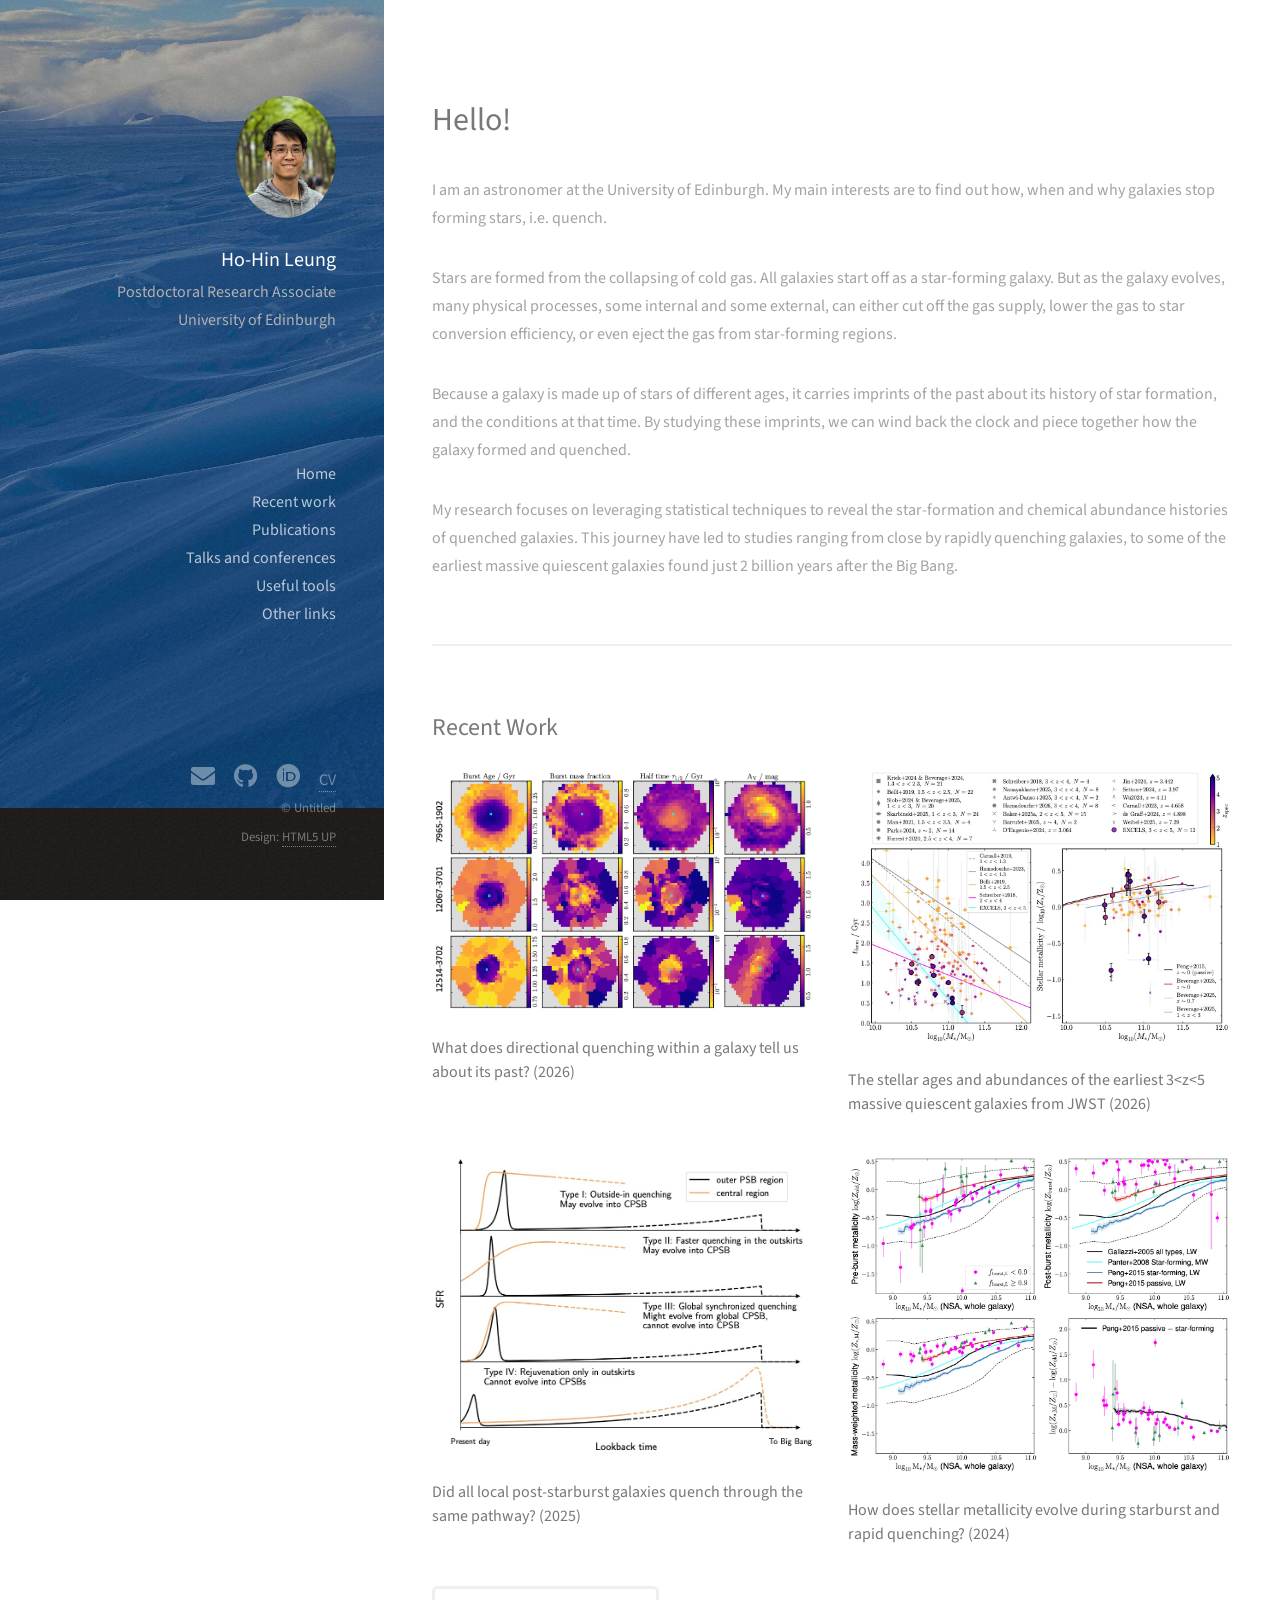
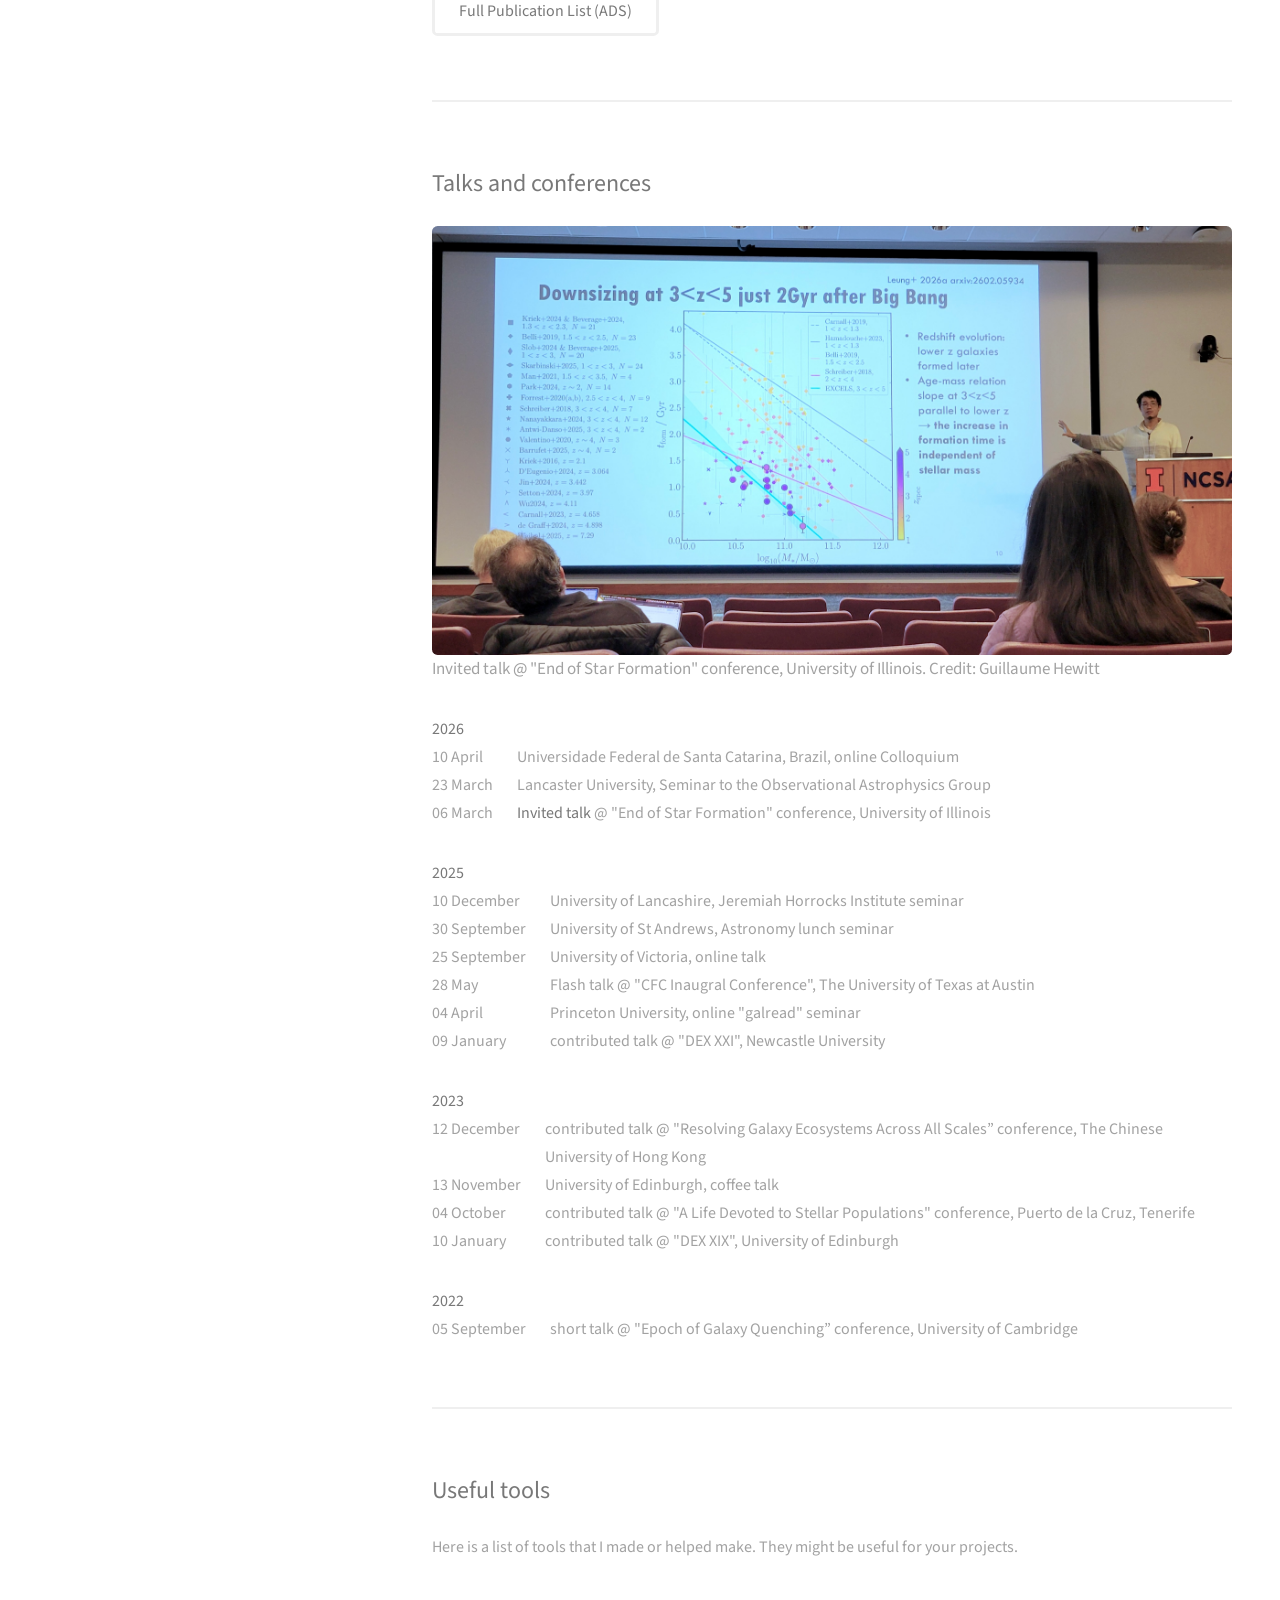
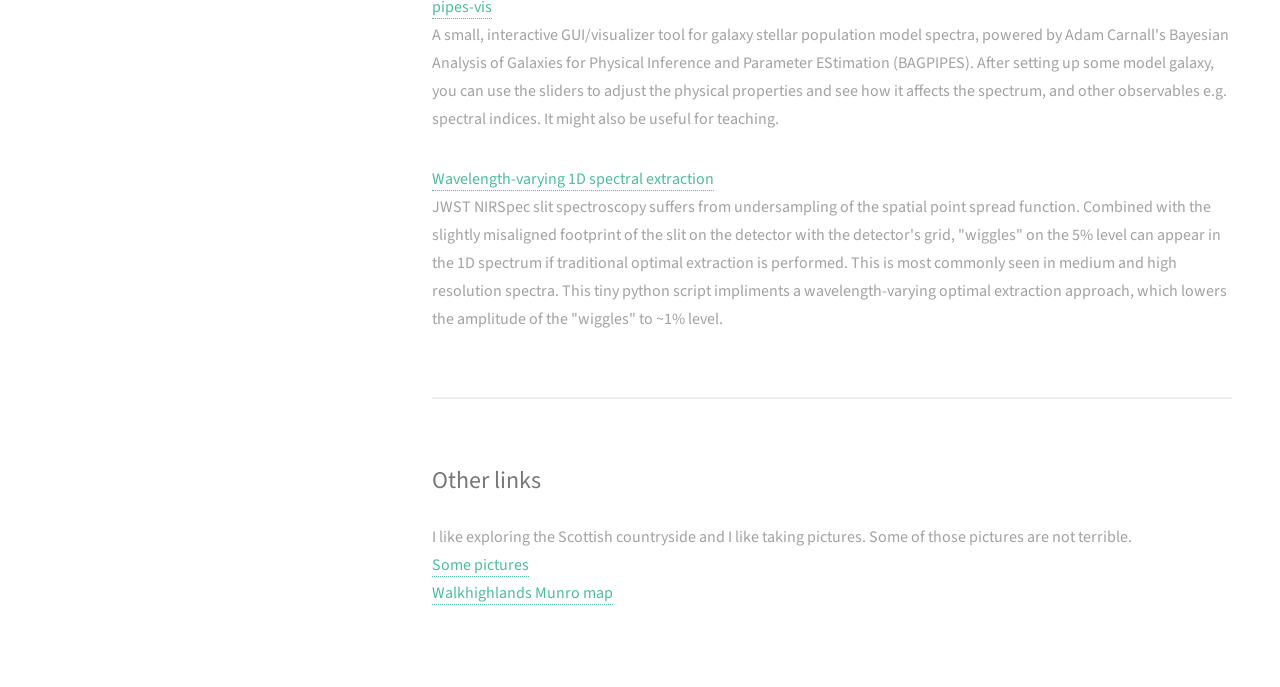
<file: index.html>
<!DOCTYPE HTML>
<!--
	Strata by HTML5 UP
	html5up.net | @ajlkn
	Free for personal and commercial use under the CCA 3.0 license (html5up.net/license)
-->
<html>
	<head>
		<title>Ho-Hin Leung</title>
		<meta charset="utf-8" />
		<meta name="viewport" content="width=device-width, initial-scale=1, user-scalable=no" />
		<link rel="stylesheet" href="assets/css/main.css" />
	</head>
	<body class="is-preload">

		<!-- Header -->
			<header id="header">
				<div class="inner">
					<a href="#" class="image avatar"><img src="images/face_image_new_portrait_lowres.jpg" alt="" /></a>
					<h1><strong>Ho-Hin Leung</strong></h1>
					<p>Postdoctoral Research Associate</br>
						University of Edinburgh</p>
				</div>

				<!-- Sidebar -->
				<div class="inner">
					<nav>
						<ul>
							<li><a href="#main">Home</a></li>
							<li><a href="#two">Recent work</a></li>
							<li><a href="https://ui.adsabs.harvard.edu/public-libraries/06Pod6CET0CmdR91-A2LHw">Publications</a></li>
							<li><a href="#three">Talks and conferences</a></li>
							<li><a href="#four">Useful tools</a></li>
							<li><a href="#five">Other links</a></li>
						</ul>
					</nav>
				</div>
			</header>

		<!-- Main -->
			<div id="main">

				<!-- One -->
					<section id="one">
						<header class="major">
							<h1>Hello!</h1>
						</header>
						<p>
							I am an astronomer at the University of Edinburgh. My main interests are to find out how, when and why galaxies stop forming stars, i.e. quench.
						</p>
						<p>
							Stars are formed from the collapsing of cold gas. All galaxies start off as a star-forming galaxy. But as the galaxy evolves, many physical processes, some internal and some external, can either cut off the gas supply, lower the gas to star conversion efficiency, or even eject the gas from star-forming regions.
						</p>
						<p>
							Because a galaxy is made up of stars of different ages, it carries imprints of the past about its history of star formation, and the conditions at that time. By studying these imprints, we can wind back the clock and piece together how the galaxy formed and quenched.
						</p>
						<p>
							My research focuses on leveraging statistical techniques to reveal the star-formation and chemical abundance histories of quenched galaxies. This journey have led to studies ranging from close by rapidly quenching galaxies, to some of the earliest massive quiescent galaxies found just 2 billion years after the Big Bang.
						</p>
					</section>

				<!-- Two -->
					<section id="two">
						<h2>Recent Work</h2>
						<div class="row">
							<article class="col-6 col-12-xsmall work-item">
								<a href="paper2026b.html" class="image fit thumb" data-poptrox="ignore"><img src="images/leung2026b.png" alt="" /></a>
								<h3>What does directional quenching within a galaxy tell us about its past? (2026)</h3>
							</article>
							<article class="col-6 col-12-xsmall work-item">
								<a href="paper2026a.html" class="image fit thumb" data-poptrox="ignore"><img src="images/leung2026a_thumb.jpg" alt="" /></a>
								<h3>The stellar ages and abundances of the earliest 3&lt;z&lt;5 massive quiescent galaxies from JWST (2026)</h3>
							</article>
							<article class="col-6 col-12-xsmall work-item">
								<a href="paper2025.html" class="image fit thumb" data-poptrox="ignore"><img src="images/leung2025_thumb.jpg" alt="" /></a>
								<h3>Did all local post-starburst galaxies quench through the same pathway? (2025)</h3>
							</article>
							<article class="col-6 col-12-xsmall work-item">
								<a href="paper2024.html" class="image fit thumb" data-poptrox="ignore"><img src="images/leung2024_thumb.jpg" alt="" /></a>
								<h3>How does stellar metallicity evolve during starburst and rapid quenching? (2024)</h3>
							</article>
						</div>
						<ul class="actions">
							<li><a href="https://ui.adsabs.harvard.edu/public-libraries/06Pod6CET0CmdR91-A2LHw" class="button">Full Publication List (ADS)</a></li>
						</ul>
					</section>

				<!-- Three -->
					<section id="three">
						<h2>Talks and conferences</h2>
						<span class="image fit no-overlay">
							<img src="images/EndOfSF_pic.jpg" alt="" />
							<span class="photo-caption" style="font-size: 17px;">Invited talk @ "End of Star Formation" conference, University of Illinois. Credit: Guillaume Hewitt</span>
						</span>
						<table class="talks-schedule">
							<tbody>
								<tr class="year"><td colspan="2"><strong>2026</strong></td></tr>
								<tr>
									<td class="talks-date">10 April</td>
									<td class="talks-detail">Universidade Federal de Santa Catarina, Brazil, online Colloquium</td>
								</tr>
								<tr>
									<td class="talks-date">23 March</td>
									<td class="talks-detail">Lancaster University, Seminar to the Observational Astrophysics Group</td>
								</tr>
								<tr>
									<td class="talks-date">06 March</td>
									<td class="talks-detail"><strong>Invited talk</strong> @ "End of Star Formation" conference, University of Illinois</td>
								</tr>
							</tbody>
						</table>
						
						<table class="talks-schedule">
							<tbody>
								<tr class="year"><td colspan="2"><strong>2025</strong></td></tr>
								<tr>
									<td class="talks-date">10 December</td>
									<td class="talks-detail">University of Lancashire, Jeremiah Horrocks Institute seminar</td>
								</tr>
								<tr>
									<td class="talks-date">30 September</td>
									<td class="talks-detail">University of St Andrews, Astronomy lunch seminar</td>
								</tr>
								<tr>
									<td class="talks-date">25 September</td>
									<td class="talks-detail">University of Victoria, online talk</td>
								</tr>
								<tr>
									<td class="talks-date">28 May</td>
									<td class="talks-detail">Flash talk @ "CFC Inaugral Conference", The University of Texas at Austin</td>
								</tr>
								<tr>
									<td class="talks-date">04 April</td>
									<td class="talks-detail">Princeton University, online "galread" seminar</td>
								</tr>
								<tr>
									<td class="talks-date">09 January</td>
									<td class="talks-detail">contributed talk @ "DEX XXI", Newcastle University</td>
								</tr>
							</tbody>
						</table>

						<table class="talks-schedule">
							<tbody>
								<tr class="year"><td colspan="2"><strong>2023</strong></td></tr>
								<tr>
									<td class="talks-date">12 December</td>
									<td class="talks-detail">contributed talk @ "Resolving Galaxy Ecosystems Across All Scales” conference, The Chinese University of Hong Kong</td>
								</tr>
								<tr>
									<td class="talks-date">13 November</td>
									<td class="talks-detail">University of Edinburgh, coffee talk</td>
								</tr>
								<tr>
									<td class="talks-date">04 October</td>
									<td class="talks-detail">contributed talk @ "A Life Devoted to Stellar Populations" conference, Puerto de la Cruz, Tenerife</td>
								</tr>
								<tr>
									<td class="talks-date">10 January</td>
									<td class="talks-detail">contributed talk @ "DEX XIX", University of Edinburgh</td>
								</tr>
							</tbody>
						</table>

						<table class="talks-schedule">
							<tbody>
								<tr class="year"><td colspan="2"><strong>2022</strong></td></tr>
								<tr>
									<td class="talks-date">05 September</td>
									<td class="talks-detail">short talk @ "Epoch of Galaxy Quenching” conference, University of Cambridge</td>
								</tr>
							</tbody>
						</table>
					</section>

				<!-- Four -->
					<section id="four">
						<h2>Useful tools</h2>
						<p>Here is a list of tools that I made or helped make. They might be useful for your projects.</p>
						<p>
							<strong><a href="https://github.com/HinLeung622/pipes_vis">pipes-vis</a></strong> <br>
							A small, interactive GUI/visualizer tool for galaxy stellar population model spectra, powered by Adam Carnall's Bayesian Analysis of Galaxies for Physical Inference and Parameter EStimation (BAGPIPES). After setting up some model galaxy, you can use the sliders to adjust the physical properties and see how it affects the spectrum, and other observables e.g. spectral indices. It might also be useful for teaching.
						</p>
						<p>
							<strong><a href="https://github.com/HinLeung622/rolling_1D_extraction">Wavelength-varying 1D spectral extraction</a></strong> <br>
							JWST NIRSpec slit spectroscopy suffers from undersampling of the spatial point spread function. Combined with the slightly misaligned footprint of the slit on the detector with the detector's grid, "wiggles" on the 5% level can appear in the 1D spectrum if traditional optimal extraction is performed. This is most commonly seen in medium and high resolution spectra. This tiny python script impliments a wavelength-varying optimal extraction approach, which lowers the amplitude of the "wiggles" to ~1% level.
						</p>
					</section>

				<!-- Five -->
					<section id="five">
						<h2>Other links</h2>
						<p>
							I like exploring the Scottish countryside and I like taking pictures. Some of those pictures are not terrible. <br>
							<a href="https://flic.kr/ps/47McDi">Some pictures</a> <br>
							<a href="https://www.walkhighlands.co.uk/Forum/munros.php?u=244608">Walkhighlands Munro map</a>
						</p>
					</section>
				<!-- Four -->
				<!--
					<section id="four">
						<h2>Elements</h2>

						<section>
							<h4>Text</h4>
							<p>This is <b>bold</b> and this is <strong>strong</strong>. This is <i>italic</i> and this is <em>emphasized</em>.
							This is <sup>superscript</sup> text and this is <sub>subscript</sub> text.
							This is <u>underlined</u> and this is code: <code>for (;;) { ... }</code>. Finally, <a href="#">this is a link</a>.</p>
							<hr />
							<header>
								<h4>Heading with a Subtitle</h4>
								<p>Lorem ipsum dolor sit amet nullam id egestas urna aliquam</p>
							</header>
							<p>Nunc lacinia ante nunc ac lobortis. Interdum adipiscing gravida odio porttitor sem non mi integer non faucibus ornare mi ut ante amet placerat aliquet. Volutpat eu sed ante lacinia sapien lorem accumsan varius montes viverra nibh in adipiscing blandit tempus accumsan.</p>
							<header>
								<h5>Heading with a Subtitle</h5>
								<p>Lorem ipsum dolor sit amet nullam id egestas urna aliquam</p>
							</header>
							<p>Nunc lacinia ante nunc ac lobortis. Interdum adipiscing gravida odio porttitor sem non mi integer non faucibus ornare mi ut ante amet placerat aliquet. Volutpat eu sed ante lacinia sapien lorem accumsan varius montes viverra nibh in adipiscing blandit tempus accumsan.</p>
							<hr />
							<h2>Heading Level 2</h2>
							<h3>Heading Level 3</h3>
							<h4>Heading Level 4</h4>
							<h5>Heading Level 5</h5>
							<h6>Heading Level 6</h6>
							<hr />
							<h5>Blockquote</h5>
							<blockquote>Fringilla nisl. Donec accumsan interdum nisi, quis tincidunt felis sagittis eget tempus euismod. Vestibulum ante ipsum primis in faucibus vestibulum. Blandit adipiscing eu felis iaculis volutpat ac adipiscing accumsan faucibus. Vestibulum ante ipsum primis in faucibus lorem ipsum dolor sit amet nullam adipiscing eu felis.</blockquote>
							<h5>Preformatted</h5>
							<pre><code>i = 0;

while (!deck.isInOrder()) {
print 'Iteration ' + i;
deck.shuffle();
i++;
}

print 'It took ' + i + ' iterations to sort the deck.';</code></pre>
						</section>

						<section>
							<h4>Lists</h4>
							<div class="row">
								<div class="col-6 col-12-xsmall">
									<h5>Unordered</h5>
									<ul>
										<li>Dolor pulvinar etiam magna etiam.</li>
										<li>Sagittis adipiscing lorem eleifend.</li>
										<li>Felis enim feugiat dolore viverra.</li>
									</ul>
									<h5>Alternate</h5>
									<ul class="alt">
										<li>Dolor pulvinar etiam magna etiam.</li>
										<li>Sagittis adipiscing lorem eleifend.</li>
										<li>Felis enim feugiat dolore viverra.</li>
									</ul>
								</div>
								<div class="col-6 col-12-xsmall">
									<h5>Ordered</h5>
									<ol>
										<li>Dolor pulvinar etiam magna etiam.</li>
										<li>Etiam vel felis at lorem sed viverra.</li>
										<li>Felis enim feugiat dolore viverra.</li>
										<li>Dolor pulvinar etiam magna etiam.</li>
										<li>Etiam vel felis at lorem sed viverra.</li>
										<li>Felis enim feugiat dolore viverra.</li>
									</ol>
									<h5>Icons</h5>
									<ul class="icons">
										<li><a href="#" class="icon brands fa-twitter"><span class="label">Twitter</span></a></li>
										<li><a href="#" class="icon brands fa-facebook-f"><span class="label">Facebook</span></a></li>
										<li><a href="#" class="icon brands fa-instagram"><span class="label">Instagram</span></a></li>
										<li><a href="#" class="icon brands fa-github"><span class="label">Github</span></a></li>
										<li><a href="#" class="icon brands fa-dribbble"><span class="label">Dribbble</span></a></li>
										<li><a href="#" class="icon brands fa-tumblr"><span class="label">Tumblr</span></a></li>
									</ul>
								</div>
							</div>
							<h5>Actions</h5>
							<ul class="actions">
								<li><a href="#" class="button primary">Default</a></li>
								<li><a href="#" class="button">Default</a></li>
							</ul>
							<ul class="actions small">
								<li><a href="#" class="button primary small">Small</a></li>
								<li><a href="#" class="button small">Small</a></li>
							</ul>
							<div class="row">
								<div class="col-6 col-12-small">
									<ul class="actions stacked">
										<li><a href="#" class="button primary">Default</a></li>
										<li><a href="#" class="button">Default</a></li>
									</ul>
								</div>
								<div class="col-6 col-12-small">
									<ul class="actions stacked">
										<li><a href="#" class="button primary small">Small</a></li>
										<li><a href="#" class="button small">Small</a></li>
									</ul>
								</div>
								<div class="col-6 col-12-small">
									<ul class="actions stacked">
										<li><a href="#" class="button primary fit">Default</a></li>
										<li><a href="#" class="button fit">Default</a></li>
									</ul>
								</div>
								<div class="col-6 col-12-small">
									<ul class="actions stacked">
										<li><a href="#" class="button primary small fit">Small</a></li>
										<li><a href="#" class="button small fit">Small</a></li>
									</ul>
								</div>
							</div>
						</section>

						<section>
							<h4>Table</h4>
							<h5>Default</h5>
							<div class="table-wrapper">
								<table>
									<thead>
										<tr>
											<th>Name</th>
											<th>Description</th>
											<th>Price</th>
										</tr>
									</thead>
									<tbody>
										<tr>
											<td>Item One</td>
											<td>Ante turpis integer aliquet porttitor.</td>
											<td>29.99</td>
										</tr>
										<tr>
											<td>Item Two</td>
											<td>Vis ac commodo adipiscing arcu aliquet.</td>
											<td>19.99</td>
										</tr>
										<tr>
											<td>Item Three</td>
											<td> Morbi faucibus arcu accumsan lorem.</td>
											<td>29.99</td>
										</tr>
										<tr>
											<td>Item Four</td>
											<td>Vitae integer tempus condimentum.</td>
											<td>19.99</td>
										</tr>
										<tr>
											<td>Item Five</td>
											<td>Ante turpis integer aliquet porttitor.</td>
											<td>29.99</td>
										</tr>
									</tbody>
									<tfoot>
										<tr>
											<td colspan="2"></td>
											<td>100.00</td>
										</tr>
									</tfoot>
								</table>
							</div>

							<h5>Alternate</h5>
							<div class="table-wrapper">
								<table class="alt">
									<thead>
										<tr>
											<th>Name</th>
											<th>Description</th>
											<th>Price</th>
										</tr>
									</thead>
									<tbody>
										<tr>
											<td>Item One</td>
											<td>Ante turpis integer aliquet porttitor.</td>
											<td>29.99</td>
										</tr>
										<tr>
											<td>Item Two</td>
											<td>Vis ac commodo adipiscing arcu aliquet.</td>
											<td>19.99</td>
										</tr>
										<tr>
											<td>Item Three</td>
											<td> Morbi faucibus arcu accumsan lorem.</td>
											<td>29.99</td>
										</tr>
										<tr>
											<td>Item Four</td>
											<td>Vitae integer tempus condimentum.</td>
											<td>19.99</td>
										</tr>
										<tr>
											<td>Item Five</td>
											<td>Ante turpis integer aliquet porttitor.</td>
											<td>29.99</td>
										</tr>
									</tbody>
									<tfoot>
										<tr>
											<td colspan="2"></td>
											<td>100.00</td>
										</tr>
									</tfoot>
								</table>
							</div>
						</section>

						<section>
							<h4>Buttons</h4>
							<ul class="actions">
								<li><a href="#" class="button primary">Primary</a></li>
								<li><a href="#" class="button">Default</a></li>
							</ul>
							<ul class="actions">
								<li><a href="#" class="button large">Large</a></li>
								<li><a href="#" class="button">Default</a></li>
								<li><a href="#" class="button small">Small</a></li>
							</ul>
							<ul class="actions fit">
								<li><a href="#" class="button primary fit">Fit</a></li>
								<li><a href="#" class="button fit">Fit</a></li>
							</ul>
							<ul class="actions fit small">
								<li><a href="#" class="button primary fit small">Fit + Small</a></li>
								<li><a href="#" class="button fit small">Fit + Small</a></li>
							</ul>
							<ul class="actions">
								<li><a href="#" class="button primary icon solid fa-download">Icon</a></li>
								<li><a href="#" class="button icon solid fa-download">Icon</a></li>
							</ul>
							<ul class="actions">
								<li><span class="button primary disabled">Primary</span></li>
								<li><span class="button disabled">Default</span></li>
							</ul>
						</section>

						<section>
							<h4>Form</h4>
							<form method="post" action="#">
								<div class="row gtr-uniform gtr-50">
									<div class="col-6 col-12-xsmall">
										<input type="text" name="demo-name" id="demo-name" value="" placeholder="Name" />
									</div>
									<div class="col-6 col-12-xsmall">
										<input type="email" name="demo-email" id="demo-email" value="" placeholder="Email" />
									</div>
									<div class="col-12">
										<select name="demo-category" id="demo-category">
											<option value="">- Category -</option>
											<option value="1">Manufacturing</option>
											<option value="1">Shipping</option>
											<option value="1">Administration</option>
											<option value="1">Human Resources</option>
										</select>
									</div>
									<div class="col-4 col-12-small">
										<input type="radio" id="demo-priority-low" name="demo-priority" checked>
										<label for="demo-priority-low">Low Priority</label>
									</div>
									<div class="col-4 col-12-small">
										<input type="radio" id="demo-priority-normal" name="demo-priority">
										<label for="demo-priority-normal">Normal Priority</label>
									</div>
									<div class="col-4 col-12-small">
										<input type="radio" id="demo-priority-high" name="demo-priority">
										<label for="demo-priority-high">High Priority</label>
									</div>
									<div class="col-6 col-12-small">
										<input type="checkbox" id="demo-copy" name="demo-copy">
										<label for="demo-copy">Email me a copy of this message</label>
									</div>
									<div class="col-6 col-12-small">
										<input type="checkbox" id="demo-human" name="demo-human" checked>
										<label for="demo-human">I am a human and not a robot</label>
									</div>
									<div class="col-12">
										<textarea name="demo-message" id="demo-message" placeholder="Enter your message" rows="6"></textarea>
									</div>
									<div class="col-12">
										<ul class="actions">
											<li><input type="submit" value="Send Message" class="primary" /></li>
											<li><input type="reset" value="Reset" /></li>
										</ul>
									</div>
								</div>
							</form>
						</section>

						<section>
							<h4>Image</h4>
							<h5>Fit</h5>
							<div class="box alt">
								<div class="row gtr-50 gtr-uniform">
									<div class="col-12"><span class="image fit"><img src="images/fulls/05.jpg" alt="" /></span></div>
									<div class="col-4"><span class="image fit"><img src="images/thumbs/01.jpg" alt="" /></span></div>
									<div class="col-4"><span class="image fit"><img src="images/thumbs/02.jpg" alt="" /></span></div>
									<div class="col-4"><span class="image fit"><img src="images/thumbs/03.jpg" alt="" /></span></div>
									<div class="col-4"><span class="image fit"><img src="images/thumbs/04.jpg" alt="" /></span></div>
									<div class="col-4"><span class="image fit"><img src="images/thumbs/05.jpg" alt="" /></span></div>
									<div class="col-4"><span class="image fit"><img src="images/thumbs/06.jpg" alt="" /></span></div>
									<div class="col-4"><span class="image fit"><img src="images/thumbs/03.jpg" alt="" /></span></div>
									<div class="col-4"><span class="image fit"><img src="images/thumbs/02.jpg" alt="" /></span></div>
									<div class="col-4"><span class="image fit"><img src="images/thumbs/01.jpg" alt="" /></span></div>
								</div>
							</div>
							<h5>Left &amp; Right</h5>
							<p><span class="image left"><img src="images/avatar.jpg" alt="" /></span>Fringilla nisl. Donec accumsan interdum nisi, quis tincidunt felis sagittis eget. tempus euismod. Vestibulum ante ipsum primis in faucibus vestibulum. Blandit adipiscing eu felis iaculis volutpat ac adipiscing accumsan eu faucibus. Integer ac pellentesque praesent tincidunt felis sagittis eget. tempus euismod. Vestibulum ante ipsum primis in faucibus vestibulum. Blandit adipiscing eu felis iaculis volutpat ac adipiscing accumsan eu faucibus. Integer ac pellentesque praesent. Donec accumsan interdum nisi, quis tincidunt felis sagittis eget. tempus euismod. Vestibulum ante ipsum primis in faucibus vestibulum. Blandit adipiscing eu felis iaculis volutpat ac adipiscing accumsan eu faucibus. Integer ac pellentesque praesent tincidunt felis sagittis eget. tempus euismod. Vestibulum ante ipsum primis in faucibus vestibulum. Blandit adipiscing eu felis iaculis volutpat ac adipiscing accumsan eu faucibus. Integer ac pellentesque praesent.</p>
							<p><span class="image right"><img src="images/avatar.jpg" alt="" /></span>Fringilla nisl. Donec accumsan interdum nisi, quis tincidunt felis sagittis eget. tempus euismod. Vestibulum ante ipsum primis in faucibus vestibulum. Blandit adipiscing eu felis iaculis volutpat ac adipiscing accumsan eu faucibus. Integer ac pellentesque praesent tincidunt felis sagittis eget. tempus euismod. Vestibulum ante ipsum primis in faucibus vestibulum. Blandit adipiscing eu felis iaculis volutpat ac adipiscing accumsan eu faucibus. Integer ac pellentesque praesent. Donec accumsan interdum nisi, quis tincidunt felis sagittis eget. tempus euismod. Vestibulum ante ipsum primis in faucibus vestibulum. Blandit adipiscing eu felis iaculis volutpat ac adipiscing accumsan eu faucibus. Integer ac pellentesque praesent tincidunt felis sagittis eget. tempus euismod. Vestibulum ante ipsum primis in faucibus vestibulum. Blandit adipiscing eu felis iaculis volutpat ac adipiscing accumsan eu faucibus. Integer ac pellentesque praesent.</p>
						</section>

					</section>
				-->

			</div>

		<!-- Footer -->
			<footer id="footer">
				<div class="inner">
					<ul class="icons">
						<li><a href="mailto:hleung2@roe.ac.uk" class="icon solid alt fa-envelope" title="hleung2@roe.ac.uk"><span class="label">Email</span></a></li>
						<li><a href="https://github.com/HinLeung622" class="icon brands fa-github" title="HinLeung622"><span class="label">Github</span></a></li>
                        <li><a href="https://orcid.org/0000-0003-0486-5178" class="icon brands alt fa-orcid" title="OrcID:0000-0003-0486-5178"><span class="label">OrcID</span></a></li>
                        <li><a href="images/CV2026.pdf" title="Curriculum vitae">CV</a></li>
					</ul>
					<ul class="copyright">
						<li>&copy; Untitled</li><li>Design: <a href="http://html5up.net">HTML5 UP</a></li>
					</ul>
				</div>
			</footer>

		<!-- Scripts -->
			<script src="assets/js/jquery.min.js"></script>
			<script src="assets/js/jquery.poptrox.min.js"></script>
			<script src="assets/js/browser.min.js"></script>
			<script src="assets/js/breakpoints.min.js"></script>
			<script src="assets/js/util.js"></script>
			<script src="assets/js/main.js"></script>

	</body>
</html>
</file>
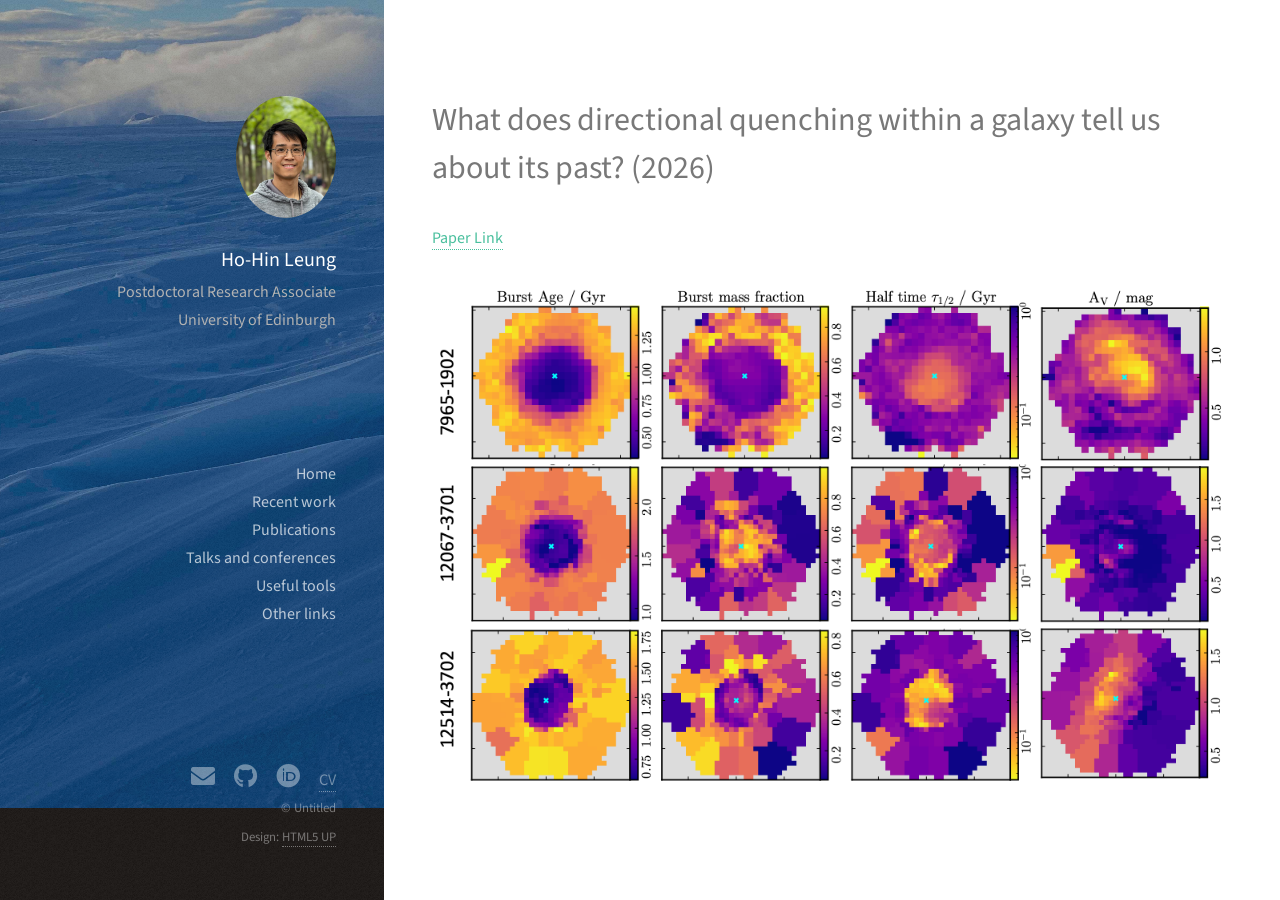
<file: paper2026b.html>
<!DOCTYPE HTML>
<!--
	Strata by HTML5 UP
	html5up.net | @ajlkn
	Free for personal and commercial use under the CCA 3.0 license (html5up.net/license)
-->
<html>
	<head>
		<title>Ho-Hin Leung</title>
		<meta charset="utf-8" />
		<meta name="viewport" content="width=device-width, initial-scale=1, user-scalable=no" />
		<link rel="stylesheet" href="assets/css/main.css" />
	</head>
	<body class="is-preload">

		<!-- Header -->
			<header id="header">
				<div class="inner">
					<a href="#" class="image avatar"><img src="images/face_image_new_portrait_lowres.jpg" alt="" /></a>
					<h1><strong>Ho-Hin Leung</strong></h1>
					<p>Postdoctoral Research Associate</br>
						University of Edinburgh</p>
				</div>

				<!-- Sidebar -->
				<div class="inner">
					<nav>
						<ul>
							<li><a href="index.html#main">Home</a></li>
							<li><a href="index.html#two">Recent work</a></li>
							<li><a href="https://ui.adsabs.harvard.edu/public-libraries/06Pod6CET0CmdR91-A2LHw">Publications</a></li>
							<li><a href="index.html#three">Talks and conferences</a></li>
							<li><a href="index.html#four">Useful tools</a></li>
							<li><a href="index.html#five">Other links</a></li>
						</ul>
					</nav>
				</div>
			</header>

		<!-- Main -->
			<div id="main">

				<!-- One -->
					<section id="one">
						<header class="major">
							<h1>What does directional quenching within a galaxy tell us about its past? (2026)</h1>
						</header>
                        <p><a href="https://ui.adsabs.harvard.edu/abs/2026arXiv260213114L/abstract">Paper Link</a></p>
						<span class="image fit no-overlay">
                            <img src="images/leung2026b.png" alt="" />
                            <span class="photo-caption" style="font-size: 17px;"></span>
                        </span>
					</section>

			</div>

		<!-- Footer -->
			<footer id="footer">
				<div class="inner">
					<ul class="icons">
						<li><a href="mailto:hleung2@roe.ac.uk" class="icon solid alt fa-envelope" title="hleung2@roe.ac.uk"><span class="label">Email</span></a></li>
						<li><a href="https://github.com/HinLeung622" class="icon brands fa-github" title="HinLeung622"><span class="label">Github</span></a></li>
                        <li><a href="https://orcid.org/0000-0003-0486-5178" class="icon brands alt fa-orcid" title="OrcID:0000-0003-0486-5178"><span class="label">OrcID</span></a></li>
                        <li><a href="images/CV2026.pdf" title="Curriculum vitae">CV</a></li>
					</ul>
					<ul class="copyright">
						<li>&copy; Untitled</li><li>Design: <a href="http://html5up.net">HTML5 UP</a></li>
					</ul>
				</div>
			</footer>

		<!-- Scripts -->
			<script src="assets/js/jquery.min.js"></script>
			<script src="assets/js/jquery.poptrox.min.js"></script>
			<script src="assets/js/browser.min.js"></script>
			<script src="assets/js/breakpoints.min.js"></script>
			<script src="assets/js/util.js"></script>
			<script src="assets/js/main.js"></script>

	</body>
</html>
</file>
<file: assets/css/main.css>
@import url("fontawesome-all.min.css");
@import url("https://fonts.googleapis.com/css?family=Source+Sans+Pro:400,400italic");

/*
	Strata by HTML5 UP
	html5up.net | @ajlkn
	Free for personal and commercial use under the CCA 3.0 license (html5up.net/license)
*/

html, body, div, span, applet, object,
iframe, h1, h2, h3, h4, h5, h6, p, blockquote,
pre, a, abbr, acronym, address, big, cite,
code, del, dfn, em, img, ins, kbd, q, s, samp,
small, strike, strong, sub, sup, tt, var, b,
u, i, center, dl, dt, dd, ol, ul, li, fieldset,
form, label, legend, table, caption, tbody,
tfoot, thead, tr, th, td, article, aside,
canvas, details, embed, figure, figcaption,
footer, header, hgroup, menu, nav, output, ruby,
section, summary, time, mark, audio, video {
	margin: 0;
	padding: 0;
	border: 0;
	font-size: 100%;
	font: inherit;
	vertical-align: baseline;}

article, aside, details, figcaption, figure,
footer, header, hgroup, menu, nav, section {
	display: block;}

body {
	line-height: 1;
}

ol, ul {
	list-style: none;
}

blockquote, q {
	quotes: none;
}

	blockquote:before, blockquote:after, q:before, q:after {
		content: '';
		content: none;
	}

table {
	border-collapse: collapse;
	border-spacing: 0;
}

body {
	-webkit-text-size-adjust: none;
}

mark {
	background-color: transparent;
	color: inherit;
}

input::-moz-focus-inner {
	border: 0;
	padding: 0;
}

input, select, textarea {
	-moz-appearance: none;
	-webkit-appearance: none;
	-ms-appearance: none;
	appearance: none;
}

/* Basic */

	html {
		box-sizing: border-box;
	}

	*, *:before, *:after {
		box-sizing: inherit;
	}

	body {
		background: #fff;
	}

		body.is-preload *, body.is-preload *:before, body.is-preload *:after {
			-moz-animation: none !important;
			-webkit-animation: none !important;
			-ms-animation: none !important;
			animation: none !important;
			-moz-transition: none !important;
			-webkit-transition: none !important;
			-ms-transition: none !important;
			transition: none !important;
		}

	body, input, select, textarea {
		color: #a2a2a2;
		font-family: "Source Sans Pro", Helvetica, sans-serif;
		font-size: 16pt;
		font-weight: 400;
		line-height: 1.75em;
	}

	a {
		-moz-transition: color 0.2s ease-in-out, border-color 0.2s ease-in-out;
		-webkit-transition: color 0.2s ease-in-out, border-color 0.2s ease-in-out;
		-ms-transition: color 0.2s ease-in-out, border-color 0.2s ease-in-out;
		transition: color 0.2s ease-in-out, border-color 0.2s ease-in-out;
		border-bottom: dotted 1px;
		color: #49bf9d;
		text-decoration: none;
	}

		a:hover {
			border-bottom-color: transparent;
			color: #49bf9d !important;
			text-decoration: none;
		}

	strong, b {
		color: #787878;
		font-weight: 400;
	}

	em, i {
		font-style: italic;
	}

	p {
		margin: 0 0 2em 0;
	}

	h1, h2, h3, h4, h5, h6 {
		color: #787878;
		font-weight: 400;
		line-height: 1em;
		margin: 0 0 1em 0;
	}

		h1 a, h2 a, h3 a, h4 a, h5 a, h6 a {
			color: inherit;
			text-decoration: none;
		}

	h1 {
		font-size: 2em;
		line-height: 1.5em;
	}

	h2 {
		font-size: 1.5em;
		line-height: 1.5em;
	}

	h3 {
		font-size: 1.25em;
		line-height: 1.5em;
	}

	h4 {
		font-size: 1.1em;
		line-height: 1.5em;
	}

	h5 {
		font-size: 0.9em;
		line-height: 1.5em;
	}

	h6 {
		font-size: 0.7em;
		line-height: 1.5em;
	}

	sub {
		font-size: 0.8em;
		position: relative;
		top: 0.5em;
	}

	sup {
		font-size: 0.8em;
		position: relative;
		top: -0.5em;
	}

	hr {
		border: 0;
		border-bottom: solid 2px #efefef;
		margin: 2em 0;
	}

		hr.major {
			margin: 3em 0;
		}

	blockquote {
		border-left: solid 6px #efefef;
		font-style: italic;
		margin: 0 0 2em 0;
		padding: 0.5em 0 0.5em 1.5em;
	}

	code {
		background: #f7f7f7;
		border-radius: 0.35em;
		border: solid 2px #efefef;
		font-family: "Courier New", monospace;
		font-size: 0.9em;
		margin: 0 0.25em;
		padding: 0.25em 0.65em;
	}

	pre {
		-webkit-overflow-scrolling: touch;
		font-family: "Courier New", monospace;
		font-size: 0.9em;
		margin: 0 0 2em 0;
	}

		pre code {
			display: block;
			line-height: 1.75em;
			padding: 1em 1.5em;
			overflow-x: auto;
		}

	.align-left {
		text-align: left;
	}

	.align-center {
		text-align: center;
	}

	.align-right {
		text-align: right;
	}

/* Container */

	.container {
		margin: 0 auto;
		max-width: calc(100% - 4em);
		width: 100%;
	}

		.container.xsmall {
			width: 25%;
		}

		.container.small {
			width: 50%;
		}

		.container.medium {
			width: 75%;
		}

		.container.large {
			width: 125%;
		}

		.container.xlarge {
			width: 150%;
		}

		.container.max {
			width: 100%;
		}

		@media screen and (max-width: 980px) {

			.container {
				width: 100% !important;
				max-width: 100% !important;
			}

		}

		@media screen and (max-width: 480px) {

			.container {
				max-width: calc(100% - 3em);
			}

		}

/* Row */

	.row {
		display: flex;
		flex-wrap: wrap;
		box-sizing: border-box;
		align-items: stretch;
	}

		.row > * {
			box-sizing: border-box;
		}

		.row.gtr-uniform > * > :last-child {
			margin-bottom: 0;
		}

		.row.aln-left {
			justify-content: flex-start;
		}

		.row.aln-center {
			justify-content: center;
		}

		.row.aln-right {
			justify-content: flex-end;
		}

		.row.aln-top {
			align-items: flex-start;
		}

		.row.aln-middle {
			align-items: center;
		}

		.row.aln-bottom {
			align-items: flex-end;
		}

		.row > .imp {
			order: -1;
		}

		.row > .col-1 {
			width: 8.33333%;
		}

		.row > .off-1 {
			margin-left: 8.33333%;
		}

		.row > .col-2 {
			width: 16.66667%;
		}

		.row > .off-2 {
			margin-left: 16.66667%;
		}

		.row > .col-3 {
			width: 25%;
		}

		.row > .off-3 {
			margin-left: 25%;
		}

		.row > .col-4 {
			width: 33.33333%;
		}

		.row > .off-4 {
			margin-left: 33.33333%;
		}

		.row > .col-5 {
			width: 41.66667%;
		}

		.row > .off-5 {
			margin-left: 41.66667%;
		}

		.row > .col-6 {
			width: 50%;
		}

		.row > .off-6 {
			margin-left: 50%;
		}

		.row > .col-7 {
			width: 58.33333%;
		}

		.row > .off-7 {
			margin-left: 58.33333%;
		}

		.row > .col-8 {
			width: 66.66667%;
		}

		.row > .off-8 {
			margin-left: 66.66667%;
		}

		.row > .col-9 {
			width: 75%;
		}

		.row > .off-9 {
			margin-left: 75%;
		}

		.row > .col-10 {
			width: 83.33333%;
		}

		.row > .off-10 {
			margin-left: 83.33333%;
		}

		.row > .col-11 {
			width: 91.66667%;
		}

		.row > .off-11 {
			margin-left: 91.66667%;
		}

		.row > .col-12 {
			width: 100%;
		}

		.row > .off-12 {
			margin-left: 100%;
		}

		.row.gtr-0 {
			margin-top: 0;
			margin-left: 0em;
		}

			.row.gtr-0 > * {
				padding: 0 0 0 0em;
			}

			.row.gtr-0.gtr-uniform {
				margin-top: 0em;
			}

				.row.gtr-0.gtr-uniform > * {
					padding-top: 0em;
				}

		.row.gtr-25 {
			margin-top: 0;
			margin-left: -0.625em;
		}

			.row.gtr-25 > * {
				padding: 0 0 0 0.625em;
			}

			.row.gtr-25.gtr-uniform {
				margin-top: -0.625em;
			}

				.row.gtr-25.gtr-uniform > * {
					padding-top: 0.625em;
				}

		.row.gtr-50 {
			margin-top: 0;
			margin-left: -1.25em;
		}

			.row.gtr-50 > * {
				padding: 0 0 0 1.25em;
			}

			.row.gtr-50.gtr-uniform {
				margin-top: -1.25em;
			}

				.row.gtr-50.gtr-uniform > * {
					padding-top: 1.25em;
				}

		.row {
			margin-top: 0;
			margin-left: -2.5em;
		}

			.row > * {
				padding: 0 0 0 2.5em;
			}

			.row.gtr-uniform {
				margin-top: -2.5em;
			}

				.row.gtr-uniform > * {
					padding-top: 2.5em;
				}

		.row.gtr-150 {
			margin-top: 0;
			margin-left: -3.75em;
		}

			.row.gtr-150 > * {
				padding: 0 0 0 3.75em;
			}

			.row.gtr-150.gtr-uniform {
				margin-top: -3.75em;
			}

				.row.gtr-150.gtr-uniform > * {
					padding-top: 3.75em;
				}

		.row.gtr-200 {
			margin-top: 0;
			margin-left: -5em;
		}

			.row.gtr-200 > * {
				padding: 0 0 0 5em;
			}

			.row.gtr-200.gtr-uniform {
				margin-top: -5em;
			}

				.row.gtr-200.gtr-uniform > * {
					padding-top: 5em;
				}

		@media screen and (max-width: 1800px) {

			.row {
				display: flex;
				flex-wrap: wrap;
				box-sizing: border-box;
				align-items: stretch;
			}

				.row > * {
					box-sizing: border-box;
				}

				.row.gtr-uniform > * > :last-child {
					margin-bottom: 0;
				}

				.row.aln-left {
					justify-content: flex-start;
				}

				.row.aln-center {
					justify-content: center;
				}

				.row.aln-right {
					justify-content: flex-end;
				}

				.row.aln-top {
					align-items: flex-start;
				}

				.row.aln-middle {
					align-items: center;
				}

				.row.aln-bottom {
					align-items: flex-end;
				}

				.row > .imp-xlarge {
					order: -1;
				}

				.row > .col-1-xlarge {
					width: 8.33333%;
				}

				.row > .off-1-xlarge {
					margin-left: 8.33333%;
				}

				.row > .col-2-xlarge {
					width: 16.66667%;
				}

				.row > .off-2-xlarge {
					margin-left: 16.66667%;
				}

				.row > .col-3-xlarge {
					width: 25%;
				}

				.row > .off-3-xlarge {
					margin-left: 25%;
				}

				.row > .col-4-xlarge {
					width: 33.33333%;
				}

				.row > .off-4-xlarge {
					margin-left: 33.33333%;
				}

				.row > .col-5-xlarge {
					width: 41.66667%;
				}

				.row > .off-5-xlarge {
					margin-left: 41.66667%;
				}

				.row > .col-6-xlarge {
					width: 50%;
				}

				.row > .off-6-xlarge {
					margin-left: 50%;
				}

				.row > .col-7-xlarge {
					width: 58.33333%;
				}

				.row > .off-7-xlarge {
					margin-left: 58.33333%;
				}

				.row > .col-8-xlarge {
					width: 66.66667%;
				}

				.row > .off-8-xlarge {
					margin-left: 66.66667%;
				}

				.row > .col-9-xlarge {
					width: 75%;
				}

				.row > .off-9-xlarge {
					margin-left: 75%;
				}

				.row > .col-10-xlarge {
					width: 83.33333%;
				}

				.row > .off-10-xlarge {
					margin-left: 83.33333%;
				}

				.row > .col-11-xlarge {
					width: 91.66667%;
				}

				.row > .off-11-xlarge {
					margin-left: 91.66667%;
				}

				.row > .col-12-xlarge {
					width: 100%;
				}

				.row > .off-12-xlarge {
					margin-left: 100%;
				}

				.row.gtr-0 {
					margin-top: 0;
					margin-left: 0em;
				}

					.row.gtr-0 > * {
						padding: 0 0 0 0em;
					}

					.row.gtr-0.gtr-uniform {
						margin-top: 0em;
					}

						.row.gtr-0.gtr-uniform > * {
							padding-top: 0em;
						}

				.row.gtr-25 {
					margin-top: 0;
					margin-left: -0.625em;
				}

					.row.gtr-25 > * {
						padding: 0 0 0 0.625em;
					}

					.row.gtr-25.gtr-uniform {
						margin-top: -0.625em;
					}

						.row.gtr-25.gtr-uniform > * {
							padding-top: 0.625em;
						}

				.row.gtr-50 {
					margin-top: 0;
					margin-left: -1.25em;
				}

					.row.gtr-50 > * {
						padding: 0 0 0 1.25em;
					}

					.row.gtr-50.gtr-uniform {
						margin-top: -1.25em;
					}

						.row.gtr-50.gtr-uniform > * {
							padding-top: 1.25em;
						}

				.row {
					margin-top: 0;
					margin-left: -2.5em;
				}

					.row > * {
						padding: 0 0 0 2.5em;
					}

					.row.gtr-uniform {
						margin-top: -2.5em;
					}

						.row.gtr-uniform > * {
							padding-top: 2.5em;
						}

				.row.gtr-150 {
					margin-top: 0;
					margin-left: -3.75em;
				}

					.row.gtr-150 > * {
						padding: 0 0 0 3.75em;
					}

					.row.gtr-150.gtr-uniform {
						margin-top: -3.75em;
					}

						.row.gtr-150.gtr-uniform > * {
							padding-top: 3.75em;
						}

				.row.gtr-200 {
					margin-top: 0;
					margin-left: -5em;
				}

					.row.gtr-200 > * {
						padding: 0 0 0 5em;
					}

					.row.gtr-200.gtr-uniform {
						margin-top: -5em;
					}

						.row.gtr-200.gtr-uniform > * {
							padding-top: 5em;
						}

		}

		@media screen and (max-width: 1280px) {

			.row {
				display: flex;
				flex-wrap: wrap;
				box-sizing: border-box;
				align-items: stretch;
			}

				.row > * {
					box-sizing: border-box;
				}

				.row.gtr-uniform > * > :last-child {
					margin-bottom: 0;
				}

				.row.aln-left {
					justify-content: flex-start;
				}

				.row.aln-center {
					justify-content: center;
				}

				.row.aln-right {
					justify-content: flex-end;
				}

				.row.aln-top {
					align-items: flex-start;
				}

				.row.aln-middle {
					align-items: center;
				}

				.row.aln-bottom {
					align-items: flex-end;
				}

				.row > .imp-large {
					order: -1;
				}

				.row > .col-1-large {
					width: 8.33333%;
				}

				.row > .off-1-large {
					margin-left: 8.33333%;
				}

				.row > .col-2-large {
					width: 16.66667%;
				}

				.row > .off-2-large {
					margin-left: 16.66667%;
				}

				.row > .col-3-large {
					width: 25%;
				}

				.row > .off-3-large {
					margin-left: 25%;
				}

				.row > .col-4-large {
					width: 33.33333%;
				}

				.row > .off-4-large {
					margin-left: 33.33333%;
				}

				.row > .col-5-large {
					width: 41.66667%;
				}

				.row > .off-5-large {
					margin-left: 41.66667%;
				}

				.row > .col-6-large {
					width: 50%;
				}

				.row > .off-6-large {
					margin-left: 50%;
				}

				.row > .col-7-large {
					width: 58.33333%;
				}

				.row > .off-7-large {
					margin-left: 58.33333%;
				}

				.row > .col-8-large {
					width: 66.66667%;
				}

				.row > .off-8-large {
					margin-left: 66.66667%;
				}

				.row > .col-9-large {
					width: 75%;
				}

				.row > .off-9-large {
					margin-left: 75%;
				}

				.row > .col-10-large {
					width: 83.33333%;
				}

				.row > .off-10-large {
					margin-left: 83.33333%;
				}

				.row > .col-11-large {
					width: 91.66667%;
				}

				.row > .off-11-large {
					margin-left: 91.66667%;
				}

				.row > .col-12-large {
					width: 100%;
				}

				.row > .off-12-large {
					margin-left: 100%;
				}

				.row.gtr-0 {
					margin-top: 0;
					margin-left: 0em;
				}

					.row.gtr-0 > * {
						padding: 0 0 0 0em;
					}

					.row.gtr-0.gtr-uniform {
						margin-top: 0em;
					}

						.row.gtr-0.gtr-uniform > * {
							padding-top: 0em;
						}

				.row.gtr-25 {
					margin-top: 0;
					margin-left: -0.5em;
				}

					.row.gtr-25 > * {
						padding: 0 0 0 0.5em;
					}

					.row.gtr-25.gtr-uniform {
						margin-top: -0.5em;
					}

						.row.gtr-25.gtr-uniform > * {
							padding-top: 0.5em;
						}

				.row.gtr-50 {
					margin-top: 0;
					margin-left: -1em;
				}

					.row.gtr-50 > * {
						padding: 0 0 0 1em;
					}

					.row.gtr-50.gtr-uniform {
						margin-top: -1em;
					}

						.row.gtr-50.gtr-uniform > * {
							padding-top: 1em;
						}

				.row {
					margin-top: 0;
					margin-left: -2em;
				}

					.row > * {
						padding: 0 0 0 2em;
					}

					.row.gtr-uniform {
						margin-top: -2em;
					}

						.row.gtr-uniform > * {
							padding-top: 2em;
						}

				.row.gtr-150 {
					margin-top: 0;
					margin-left: -3em;
				}

					.row.gtr-150 > * {
						padding: 0 0 0 3em;
					}

					.row.gtr-150.gtr-uniform {
						margin-top: -3em;
					}

						.row.gtr-150.gtr-uniform > * {
							padding-top: 3em;
						}

				.row.gtr-200 {
					margin-top: 0;
					margin-left: -4em;
				}

					.row.gtr-200 > * {
						padding: 0 0 0 4em;
					}

					.row.gtr-200.gtr-uniform {
						margin-top: -4em;
					}

						.row.gtr-200.gtr-uniform > * {
							padding-top: 4em;
						}

		}

		@media screen and (max-width: 980px) {

			.row {
				display: flex;
				flex-wrap: wrap;
				box-sizing: border-box;
				align-items: stretch;
			}

				.row > * {
					box-sizing: border-box;
				}

				.row.gtr-uniform > * > :last-child {
					margin-bottom: 0;
				}

				.row.aln-left {
					justify-content: flex-start;
				}

				.row.aln-center {
					justify-content: center;
				}

				.row.aln-right {
					justify-content: flex-end;
				}

				.row.aln-top {
					align-items: flex-start;
				}

				.row.aln-middle {
					align-items: center;
				}

				.row.aln-bottom {
					align-items: flex-end;
				}

				.row > .imp-medium {
					order: -1;
				}

				.row > .col-1-medium {
					width: 8.33333%;
				}

				.row > .off-1-medium {
					margin-left: 8.33333%;
				}

				.row > .col-2-medium {
					width: 16.66667%;
				}

				.row > .off-2-medium {
					margin-left: 16.66667%;
				}

				.row > .col-3-medium {
					width: 25%;
				}

				.row > .off-3-medium {
					margin-left: 25%;
				}

				.row > .col-4-medium {
					width: 33.33333%;
				}

				.row > .off-4-medium {
					margin-left: 33.33333%;
				}

				.row > .col-5-medium {
					width: 41.66667%;
				}

				.row > .off-5-medium {
					margin-left: 41.66667%;
				}

				.row > .col-6-medium {
					width: 50%;
				}

				.row > .off-6-medium {
					margin-left: 50%;
				}

				.row > .col-7-medium {
					width: 58.33333%;
				}

				.row > .off-7-medium {
					margin-left: 58.33333%;
				}

				.row > .col-8-medium {
					width: 66.66667%;
				}

				.row > .off-8-medium {
					margin-left: 66.66667%;
				}

				.row > .col-9-medium {
					width: 75%;
				}

				.row > .off-9-medium {
					margin-left: 75%;
				}

				.row > .col-10-medium {
					width: 83.33333%;
				}

				.row > .off-10-medium {
					margin-left: 83.33333%;
				}

				.row > .col-11-medium {
					width: 91.66667%;
				}

				.row > .off-11-medium {
					margin-left: 91.66667%;
				}

				.row > .col-12-medium {
					width: 100%;
				}

				.row > .off-12-medium {
					margin-left: 100%;
				}

				.row.gtr-0 {
					margin-top: 0;
					margin-left: 0em;
				}

					.row.gtr-0 > * {
						padding: 0 0 0 0em;
					}

					.row.gtr-0.gtr-uniform {
						margin-top: 0em;
					}

						.row.gtr-0.gtr-uniform > * {
							padding-top: 0em;
						}

				.row.gtr-25 {
					margin-top: 0;
					margin-left: -0.5em;
				}

					.row.gtr-25 > * {
						padding: 0 0 0 0.5em;
					}

					.row.gtr-25.gtr-uniform {
						margin-top: -0.5em;
					}

						.row.gtr-25.gtr-uniform > * {
							padding-top: 0.5em;
						}

				.row.gtr-50 {
					margin-top: 0;
					margin-left: -1em;
				}

					.row.gtr-50 > * {
						padding: 0 0 0 1em;
					}

					.row.gtr-50.gtr-uniform {
						margin-top: -1em;
					}

						.row.gtr-50.gtr-uniform > * {
							padding-top: 1em;
						}

				.row {
					margin-top: 0;
					margin-left: -2em;
				}

					.row > * {
						padding: 0 0 0 2em;
					}

					.row.gtr-uniform {
						margin-top: -2em;
					}

						.row.gtr-uniform > * {
							padding-top: 2em;
						}

				.row.gtr-150 {
					margin-top: 0;
					margin-left: -3em;
				}

					.row.gtr-150 > * {
						padding: 0 0 0 3em;
					}

					.row.gtr-150.gtr-uniform {
						margin-top: -3em;
					}

						.row.gtr-150.gtr-uniform > * {
							padding-top: 3em;
						}

				.row.gtr-200 {
					margin-top: 0;
					margin-left: -4em;
				}

					.row.gtr-200 > * {
						padding: 0 0 0 4em;
					}

					.row.gtr-200.gtr-uniform {
						margin-top: -4em;
					}

						.row.gtr-200.gtr-uniform > * {
							padding-top: 4em;
						}

		}

		@media screen and (max-width: 736px) {

			.row {
				display: flex;
				flex-wrap: wrap;
				box-sizing: border-box;
				align-items: stretch;
			}

				.row > * {
					box-sizing: border-box;
				}

				.row.gtr-uniform > * > :last-child {
					margin-bottom: 0;
				}

				.row.aln-left {
					justify-content: flex-start;
				}

				.row.aln-center {
					justify-content: center;
				}

				.row.aln-right {
					justify-content: flex-end;
				}

				.row.aln-top {
					align-items: flex-start;
				}

				.row.aln-middle {
					align-items: center;
				}

				.row.aln-bottom {
					align-items: flex-end;
				}

				.row > .imp-small {
					order: -1;
				}

				.row > .col-1-small {
					width: 8.33333%;
				}

				.row > .off-1-small {
					margin-left: 8.33333%;
				}

				.row > .col-2-small {
					width: 16.66667%;
				}

				.row > .off-2-small {
					margin-left: 16.66667%;
				}

				.row > .col-3-small {
					width: 25%;
				}

				.row > .off-3-small {
					margin-left: 25%;
				}

				.row > .col-4-small {
					width: 33.33333%;
				}

				.row > .off-4-small {
					margin-left: 33.33333%;
				}

				.row > .col-5-small {
					width: 41.66667%;
				}

				.row > .off-5-small {
					margin-left: 41.66667%;
				}

				.row > .col-6-small {
					width: 50%;
				}

				.row > .off-6-small {
					margin-left: 50%;
				}

				.row > .col-7-small {
					width: 58.33333%;
				}

				.row > .off-7-small {
					margin-left: 58.33333%;
				}

				.row > .col-8-small {
					width: 66.66667%;
				}

				.row > .off-8-small {
					margin-left: 66.66667%;
				}

				.row > .col-9-small {
					width: 75%;
				}

				.row > .off-9-small {
					margin-left: 75%;
				}

				.row > .col-10-small {
					width: 83.33333%;
				}

				.row > .off-10-small {
					margin-left: 83.33333%;
				}

				.row > .col-11-small {
					width: 91.66667%;
				}

				.row > .off-11-small {
					margin-left: 91.66667%;
				}

				.row > .col-12-small {
					width: 100%;
				}

				.row > .off-12-small {
					margin-left: 100%;
				}

				.row.gtr-0 {
					margin-top: 0;
					margin-left: 0em;
				}

					.row.gtr-0 > * {
						padding: 0 0 0 0em;
					}

					.row.gtr-0.gtr-uniform {
						margin-top: 0em;
					}

						.row.gtr-0.gtr-uniform > * {
							padding-top: 0em;
						}

				.row.gtr-25 {
					margin-top: 0;
					margin-left: -0.375em;
				}

					.row.gtr-25 > * {
						padding: 0 0 0 0.375em;
					}

					.row.gtr-25.gtr-uniform {
						margin-top: -0.375em;
					}

						.row.gtr-25.gtr-uniform > * {
							padding-top: 0.375em;
						}

				.row.gtr-50 {
					margin-top: 0;
					margin-left: -0.75em;
				}

					.row.gtr-50 > * {
						padding: 0 0 0 0.75em;
					}

					.row.gtr-50.gtr-uniform {
						margin-top: -0.75em;
					}

						.row.gtr-50.gtr-uniform > * {
							padding-top: 0.75em;
						}

				.row {
					margin-top: 0;
					margin-left: -1.5em;
				}

					.row > * {
						padding: 0 0 0 1.5em;
					}

					.row.gtr-uniform {
						margin-top: -1.5em;
					}

						.row.gtr-uniform > * {
							padding-top: 1.5em;
						}

				.row.gtr-150 {
					margin-top: 0;
					margin-left: -2.25em;
				}

					.row.gtr-150 > * {
						padding: 0 0 0 2.25em;
					}

					.row.gtr-150.gtr-uniform {
						margin-top: -2.25em;
					}

						.row.gtr-150.gtr-uniform > * {
							padding-top: 2.25em;
						}

				.row.gtr-200 {
					margin-top: 0;
					margin-left: -3em;
				}

					.row.gtr-200 > * {
						padding: 0 0 0 3em;
					}

					.row.gtr-200.gtr-uniform {
						margin-top: -3em;
					}

						.row.gtr-200.gtr-uniform > * {
							padding-top: 3em;
						}

		}

		@media screen and (max-width: 480px) {

			.row {
				display: flex;
				flex-wrap: wrap;
				box-sizing: border-box;
				align-items: stretch;
			}

				.row > * {
					box-sizing: border-box;
				}

				.row.gtr-uniform > * > :last-child {
					margin-bottom: 0;
				}

				.row.aln-left {
					justify-content: flex-start;
				}

				.row.aln-center {
					justify-content: center;
				}

				.row.aln-right {
					justify-content: flex-end;
				}

				.row.aln-top {
					align-items: flex-start;
				}

				.row.aln-middle {
					align-items: center;
				}

				.row.aln-bottom {
					align-items: flex-end;
				}

				.row > .imp-xsmall {
					order: -1;
				}

				.row > .col-1-xsmall {
					width: 8.33333%;
				}

				.row > .off-1-xsmall {
					margin-left: 8.33333%;
				}

				.row > .col-2-xsmall {
					width: 16.66667%;
				}

				.row > .off-2-xsmall {
					margin-left: 16.66667%;
				}

				.row > .col-3-xsmall {
					width: 25%;
				}

				.row > .off-3-xsmall {
					margin-left: 25%;
				}

				.row > .col-4-xsmall {
					width: 33.33333%;
				}

				.row > .off-4-xsmall {
					margin-left: 33.33333%;
				}

				.row > .col-5-xsmall {
					width: 41.66667%;
				}

				.row > .off-5-xsmall {
					margin-left: 41.66667%;
				}

				.row > .col-6-xsmall {
					width: 50%;
				}

				.row > .off-6-xsmall {
					margin-left: 50%;
				}

				.row > .col-7-xsmall {
					width: 58.33333%;
				}

				.row > .off-7-xsmall {
					margin-left: 58.33333%;
				}

				.row > .col-8-xsmall {
					width: 66.66667%;
				}

				.row > .off-8-xsmall {
					margin-left: 66.66667%;
				}

				.row > .col-9-xsmall {
					width: 75%;
				}

				.row > .off-9-xsmall {
					margin-left: 75%;
				}

				.row > .col-10-xsmall {
					width: 83.33333%;
				}

				.row > .off-10-xsmall {
					margin-left: 83.33333%;
				}

				.row > .col-11-xsmall {
					width: 91.66667%;
				}

				.row > .off-11-xsmall {
					margin-left: 91.66667%;
				}

				.row > .col-12-xsmall {
					width: 100%;
				}

				.row > .off-12-xsmall {
					margin-left: 100%;
				}

				.row.gtr-0 {
					margin-top: 0;
					margin-left: 0em;
				}

					.row.gtr-0 > * {
						padding: 0 0 0 0em;
					}

					.row.gtr-0.gtr-uniform {
						margin-top: 0em;
					}

						.row.gtr-0.gtr-uniform > * {
							padding-top: 0em;
						}

				.row.gtr-25 {
					margin-top: 0;
					margin-left: -0.375em;
				}

					.row.gtr-25 > * {
						padding: 0 0 0 0.375em;
					}

					.row.gtr-25.gtr-uniform {
						margin-top: -0.375em;
					}

						.row.gtr-25.gtr-uniform > * {
							padding-top: 0.375em;
						}

				.row.gtr-50 {
					margin-top: 0;
					margin-left: -0.75em;
				}

					.row.gtr-50 > * {
						padding: 0 0 0 0.75em;
					}

					.row.gtr-50.gtr-uniform {
						margin-top: -0.75em;
					}

						.row.gtr-50.gtr-uniform > * {
							padding-top: 0.75em;
						}

				.row {
					margin-top: 0;
					margin-left: -1.5em;
				}

					.row > * {
						padding: 0 0 0 1.5em;
					}

					.row.gtr-uniform {
						margin-top: -1.5em;
					}

						.row.gtr-uniform > * {
							padding-top: 1.5em;
						}

				.row.gtr-150 {
					margin-top: 0;
					margin-left: -2.25em;
				}

					.row.gtr-150 > * {
						padding: 0 0 0 2.25em;
					}

					.row.gtr-150.gtr-uniform {
						margin-top: -2.25em;
					}

						.row.gtr-150.gtr-uniform > * {
							padding-top: 2.25em;
						}

				.row.gtr-200 {
					margin-top: 0;
					margin-left: -3em;
				}

					.row.gtr-200 > * {
						padding: 0 0 0 3em;
					}

					.row.gtr-200.gtr-uniform {
						margin-top: -3em;
					}

						.row.gtr-200.gtr-uniform > * {
							padding-top: 3em;
						}

		}

/* Section/Article */

	section.special, article.special {
		text-align: center;
	}

	header p {
		color: #b2b2b2;
		position: relative;
		margin: 0 0 1.5em 0;
	}

	header h2 + p {
		font-size: 1.25em;
		margin-top: -1em;
		line-height: 1.5em;
	}

	header h3 + p {
		font-size: 1.1em;
		margin-top: -0.8em;
		line-height: 1.5em;
	}

	header h4 + p,
	header h5 + p,
	header h6 + p {
		font-size: 0.9em;
		margin-top: -0.6em;
		line-height: 1.5em;
	}

	header.major h2 {
		font-size: 2em;
	}

/* Form */

	form {
		margin: 0 0 2em 0;
	}

	label {
		color: #787878;
		display: block;
		font-size: 0.9em;
		font-weight: 400;
		margin: 0 0 1em 0;
	}

	input[type="text"],
	input[type="password"],
	input[type="email"],
	select,
	textarea {
		-moz-appearance: none;
		-webkit-appearance: none;
		-ms-appearance: none;
		appearance: none;
		background: #f7f7f7;
		border-radius: 0.35em;
		border: solid 2px transparent;
		color: inherit;
		display: block;
		outline: 0;
		padding: 0 0.75em;
		text-decoration: none;
		width: 100%;
	}

		input[type="text"]:invalid,
		input[type="password"]:invalid,
		input[type="email"]:invalid,
		select:invalid,
		textarea:invalid {
			box-shadow: none;
		}

		input[type="text"]:focus,
		input[type="password"]:focus,
		input[type="email"]:focus,
		select:focus,
		textarea:focus {
			border-color: #49bf9d;
		}

	select {
		background-image: url("data:image/svg+xml;charset=utf8,%3Csvg xmlns='http://www.w3.org/2000/svg' width='40' height='40' preserveAspectRatio='none' viewBox='0 0 40 40'%3E%3Cpath d='M9.4,12.3l10.4,10.4l10.4-10.4c0.2-0.2,0.5-0.4,0.9-0.4c0.3,0,0.6,0.1,0.9,0.4l3.3,3.3c0.2,0.2,0.4,0.5,0.4,0.9 c0,0.4-0.1,0.6-0.4,0.9L20.7,31.9c-0.2,0.2-0.5,0.4-0.9,0.4c-0.3,0-0.6-0.1-0.9-0.4L4.3,17.3c-0.2-0.2-0.4-0.5-0.4-0.9 c0-0.4,0.1-0.6,0.4-0.9l3.3-3.3c0.2-0.2,0.5-0.4,0.9-0.4S9.1,12.1,9.4,12.3z' fill='%23dfdfdf' /%3E%3C/svg%3E");
		background-size: 1.25rem;
		background-repeat: no-repeat;
		background-position: calc(100% - 1rem) center;
		height: 2.75em;
		padding-right: 2.75em;
		text-overflow: ellipsis;
	}

		select option {
			color: #787878;
			background: #fff;
		}

		select:focus::-ms-value {
			background-color: transparent;
		}

		select::-ms-expand {
			display: none;
		}

	input[type="text"],
	input[type="password"],
	input[type="email"],
	select {
		height: 2.75em;
	}

	textarea {
		padding: 0.75em;
	}

	input[type="checkbox"],
	input[type="radio"] {
		-moz-appearance: none;
		-webkit-appearance: none;
		-ms-appearance: none;
		appearance: none;
		display: block;
		float: left;
		margin-right: -2em;
		opacity: 0;
		width: 1em;
		z-index: -1;
	}

		input[type="checkbox"] + label,
		input[type="radio"] + label {
			text-decoration: none;
			color: #a2a2a2;
			cursor: pointer;
			display: inline-block;
			font-size: 1em;
			font-weight: 400;
			padding-left: 2.4em;
			padding-right: 0.75em;
			position: relative;
		}

			input[type="checkbox"] + label:before,
			input[type="radio"] + label:before {
				-moz-osx-font-smoothing: grayscale;
				-webkit-font-smoothing: antialiased;
				display: inline-block;
				font-style: normal;
				font-variant: normal;
				text-rendering: auto;
				line-height: 1;
				text-transform: none !important;
				font-family: 'Font Awesome 5 Free';
				font-weight: 900;
			}

			input[type="checkbox"] + label:before,
			input[type="radio"] + label:before {
				background: #f7f7f7;
				border-radius: 0.35em;
				border: solid 2px transparent;
				content: '';
				display: inline-block;
				font-size: 0.8em;
				height: 2.0625em;
				left: 0;
				line-height: 1.85625em;
				position: absolute;
				text-align: center;
				top: 0;
				width: 2.0625em;
			}

		input[type="checkbox"]:checked + label:before,
		input[type="radio"]:checked + label:before {
			background: #787878;
			border-color: #787878;
			color: #fff;
			content: '\f00c';
		}

		input[type="checkbox"]:focus + label:before,
		input[type="radio"]:focus + label:before {
			border-color: #49bf9d;
		}

	input[type="checkbox"] + label:before {
		border-radius: 0.35em;
	}

	input[type="radio"] + label:before {
		border-radius: 100%;
	}

	::-webkit-input-placeholder {
		color: #b2b2b2 !important;
		opacity: 1.0;
	}

	:-moz-placeholder {
		color: #b2b2b2 !important;
		opacity: 1.0;
	}

	::-moz-placeholder {
		color: #b2b2b2 !important;
		opacity: 1.0;
	}

	:-ms-input-placeholder {
		color: #b2b2b2 !important;
		opacity: 1.0;
	}

/* Box */

	.box {
		border-radius: 0.35em;
		border: solid 2px #efefef;
		margin-bottom: 2em;
		padding: 1.5em;
	}

		.box > :last-child,
		.box > :last-child > :last-child,
		.box > :last-child > :last-child > :last-child {
			margin-bottom: 0;
		}

		.box.alt {
			border: 0;
			border-radius: 0;
			padding: 0;
		}

/* Icon */

	.icon {
		text-decoration: none;
		border-bottom: none;
		position: relative;
	}

		.icon:before {
			-moz-osx-font-smoothing: grayscale;
			-webkit-font-smoothing: antialiased;
			display: inline-block;
			font-style: normal;
			font-variant: normal;
			text-rendering: auto;
			line-height: 1;
			text-transform: none !important;
			font-family: 'Font Awesome 5 Free';
			font-weight: 400;
		}

		.icon > .label {
			display: none;
		}

		.icon:before {
			line-height: inherit;
		}

		.icon.solid:before {
			font-weight: 900;
		}

		.icon.brands:before {
			font-family: 'Font Awesome 5 Brands';
		}

/* Image */

	.image {
		border-radius: 0.35em;
		border: 0;
		display: inline-block;
		position: relative;
	}

		.image:before {
			-moz-transition: opacity 0.2s ease-in-out;
			-webkit-transition: opacity 0.2s ease-in-out;
			-ms-transition: opacity 0.2s ease-in-out;
			transition: opacity 0.2s ease-in-out;
			background: url("images/overlay.png");
			border-radius: 0.35em;
			content: '';
			display: block;
			height: 100%;
			left: 0;
			opacity: 0.5;
			position: absolute;
			top: 0;
			width: 100%;
		}

		.image.thumb {
			text-align: center;
		}

			.image.thumb:before {
				opacity: 0;
			}

			.image.thumb:after {
				-moz-transition: opacity 0.2s ease-in-out;
				-webkit-transition: opacity 0.2s ease-in-out;
				-ms-transition: opacity 0.2s ease-in-out;
				transition: opacity 0.2s ease-in-out;
				border-radius: 0.35em;
				border: solid 3px rgba(255, 255, 255, 0.5);
				color: #fff;
				content: 'View';
				display: inline-block;
				font-size: 0.8em;
				font-weight: 400;
				left: 50%;
				line-height: 2.25em;
				margin: -1.25em 0 0 -3em;
				opacity: 0;
				padding: 0 1.5em;
				position: absolute;
				text-align: center;
				text-decoration: none;
				top: 50%;
				white-space: nowrap;
			}

			.image.thumb:hover:after {
				opacity: 1.0;
			}

			.image.thumb:hover:before {
				background: url("images/overlay.png"), url("images/overlay.png");
				opacity: 1.0;
			}

		.image img {
			border-radius: 0.35em;
			display: block;
		}

		.image.left {
			float: left;
			margin: 0 1.5em 1em 0;
			top: 0.25em;
		}

		.image.right {
			float: right;
			margin: 0 0 1em 1.5em;
			top: 0.25em;
		}

		.image.left, .image.right {
			max-width: 40%;
		}

			.image.left img, .image.right img {
				width: 100%;
			}

		.image.fit {
			display: block;
			margin: 0 0 2em 0;
			width: 100%;
		}

			.image.fit img {
				width: 100%;
			}
		
		.image.no-overlay:before {
			display: none;
			}

		.image.avatar {
			border-radius: 100%;
		}

			.image.avatar:before {
				display: none;
			}

			.image.avatar img {
				border-radius: 100%;
				width: 100%;
			}

	.photo-caption {
		line-height: 1.3;
		}

	.figure-narrow {
		max-width: 32em;   /* or 480px, 70%, etc. */
		margin-left: auto;
		margin-right: auto;
		}

/* List */

	ol {
		list-style: decimal;
		margin: 0 0 2em 0;
		padding-left: 1.25em;
	}

		ol li {
			padding-left: 0.25em;
		}

	ul {
		list-style-type: none;
		margin: 0 0 2em 0;
		padding-left: 1em;
	}

		ul li {
			padding-left: 0.5em;
		}

		ul.alt {
			list-style: none;
			padding-left: 0;
		}

			ul.alt li {
				border-top: solid 2px #efefef;
				padding: 0.5em 0;
			}

				ul.alt li:first-child {
					border-top: 0;
					padding-top: 0;
				}

	dl {
		margin: 0 0 2em 0;
	}

/* Icons */

	ul.icons {
		cursor: default;
		list-style: none;
		padding-left: 0;
	}

		ul.icons li {
			display: inline-block;
			padding: 0 1em 0 0;
		}

			ul.icons li:last-child {
				padding-right: 0;
			}

			ul.icons li .icon:before {
				font-size: 1.5em;
			}

/* Labeled Icons */

	ul.labeled-icons {
		list-style: none;
		padding: 0;
	}

		ul.labeled-icons li {
			line-height: 1.75em;
			margin: 1.5em 0 0 0;
			padding-left: 2.25em;
			position: relative;
		}

			ul.labeled-icons li:first-child {
				margin-top: 0;
			}

			ul.labeled-icons li a {
				color: inherit;
			}

			ul.labeled-icons li h3 {
				color: #b2b2b2;
				left: 0;
				position: absolute;
				text-align: center;
				top: 0;
				width: 1em;
			}

/* Actions */

	ul.actions {
		display: -moz-flex;
		display: -webkit-flex;
		display: -ms-flex;
		display: flex;
		cursor: default;
		list-style: none;
		margin-left: -1em;
		padding-left: 0;
	}

		ul.actions li {
			padding: 0 0 0 1em;
			vertical-align: middle;
		}

		ul.actions.special {
			-moz-justify-content: center;
			-webkit-justify-content: center;
			-ms-justify-content: center;
			justify-content: center;
			width: 100%;
			margin-left: 0;
		}

			ul.actions.special li:first-child {
				padding-left: 0;
			}

		ul.actions.stacked {
			-moz-flex-direction: column;
			-webkit-flex-direction: column;
			-ms-flex-direction: column;
			flex-direction: column;
			margin-left: 0;
		}

			ul.actions.stacked li {
				padding: 1.3em 0 0 0;
			}

				ul.actions.stacked li:first-child {
					padding-top: 0;
				}

		ul.actions.fit {
			width: calc(100% + 1em);
		}

			ul.actions.fit li {
				-moz-flex-grow: 1;
				-webkit-flex-grow: 1;
				-ms-flex-grow: 1;
				flex-grow: 1;
				-moz-flex-shrink: 1;
				-webkit-flex-shrink: 1;
				-ms-flex-shrink: 1;
				flex-shrink: 1;
				width: 100%;
			}

				ul.actions.fit li > * {
					width: 100%;
				}

			ul.actions.fit.stacked {
				width: 100%;
			}

		@media screen and (max-width: 480px) {

			ul.actions:not(.fixed) {
				-moz-flex-direction: column;
				-webkit-flex-direction: column;
				-ms-flex-direction: column;
				flex-direction: column;
				margin-left: 0;
				width: 100% !important;
			}

				ul.actions:not(.fixed) li {
					-moz-flex-grow: 1;
					-webkit-flex-grow: 1;
					-ms-flex-grow: 1;
					flex-grow: 1;
					-moz-flex-shrink: 1;
					-webkit-flex-shrink: 1;
					-ms-flex-shrink: 1;
					flex-shrink: 1;
					padding: 1em 0 0 0;
					text-align: center;
					width: 100%;
				}

					ul.actions:not(.fixed) li > * {
						width: 100%;
					}

					ul.actions:not(.fixed) li:first-child {
						padding-top: 0;
					}

					ul.actions:not(.fixed) li input[type="submit"],
					ul.actions:not(.fixed) li input[type="reset"],
					ul.actions:not(.fixed) li input[type="button"],
					ul.actions:not(.fixed) li button,
					ul.actions:not(.fixed) li .button {
						width: 100%;
					}

						ul.actions:not(.fixed) li input[type="submit"].icon:before,
						ul.actions:not(.fixed) li input[type="reset"].icon:before,
						ul.actions:not(.fixed) li input[type="button"].icon:before,
						ul.actions:not(.fixed) li button.icon:before,
						ul.actions:not(.fixed) li .button.icon:before {
							margin-left: -0.5em;
						}

		}

/* Table */

	.table-wrapper {
		-webkit-overflow-scrolling: touch;
		overflow-x: auto;
	}

	table {
		margin: 0 0 2em 0;
		width: 100%;
	}

		table tbody tr {
			border: solid 1px #efefef;
			border-left: 0;
			border-right: 0;
		}

			table tbody tr:nth-child(2n + 1) {
				background-color: #f7f7f7;
			}

		table td {
			padding: 0.75em 0.75em;
		}

		table th {
			color: #787878;
			font-size: 0.9em;
			font-weight: 400;
			padding: 0 0.75em 0.75em 0.75em;
			text-align: left;
		}

		table thead {
			border-bottom: solid 2px #efefef;
		}

		table tfoot {
			border-top: solid 2px #efefef;
		}

		table.alt {
			border-collapse: separate;
		}

			table.alt tbody tr td {
				border: solid 2px #efefef;
				border-left-width: 0;
				border-top-width: 0;
			}

				table.alt tbody tr td:first-child {
					border-left-width: 2px;
				}

			table.alt tbody tr:first-child td {
				border-top-width: 2px;
			}

			table.alt thead {
				border-bottom: 0;
			}

			table.alt tfoot {
				border-top: 0;
			}

		table.talks-schedule {
			width: 100%;
			border-collapse: collapse;
		}

		table.talks-schedule td {
			border: none;
			padding: 0.0em 0;
			vertical-align: top;
		}

		table.talks-schedule .talks-date {
			text-align: left;
			white-space: nowrap;
			padding-right: 1.5em;
			width: 1%; /* shrink column to content */
		}

		table.talks-schedule tr.year td {
			padding-top: 1em;
			padding-bottom: 0em;
		}
		
		table.talks-schedule tr.year:first-child td {
			padding-top: 0;
		}

		table.talks-schedule tbody tr {
			border: 0;
		}

		table.talks-schedule tbody tr:nth-child(2n + 1) {
			background-color: transparent;
		}

/* Button */

	input[type="submit"],
	input[type="reset"],
	input[type="button"],
	.button {
		-moz-appearance: none;
		-webkit-appearance: none;
		-ms-appearance: none;
		appearance: none;
		-moz-transition: background-color 0.2s ease-in-out, color 0.2s ease-in-out, border-color 0.2s ease-in-out;
		-webkit-transition: background-color 0.2s ease-in-out, color 0.2s ease-in-out, border-color 0.2s ease-in-out;
		-ms-transition: background-color 0.2s ease-in-out, color 0.2s ease-in-out, border-color 0.2s ease-in-out;
		transition: background-color 0.2s ease-in-out, color 0.2s ease-in-out, border-color 0.2s ease-in-out;
		background-color: transparent;
		border-radius: 0.35em;
		border: solid 3px #efefef;
		color: #787878 !important;
		cursor: pointer;
		display: inline-block;
		font-weight: 400;
		height: 3.15em;
		height: calc(2.75em + 6px);
		line-height: 2.75em;
		min-width: 10em;
		padding: 0 1.5em;
		text-align: center;
		text-decoration: none;
		white-space: nowrap;
	}

		input[type="submit"]:hover,
		input[type="reset"]:hover,
		input[type="button"]:hover,
		.button:hover {
			border-color: #49bf9d;
			color: #49bf9d !important;
		}

		input[type="submit"]:active,
		input[type="reset"]:active,
		input[type="button"]:active,
		.button:active {
			background-color: rgba(73, 191, 157, 0.1);
			border-color: #49bf9d;
			color: #49bf9d !important;
		}

		input[type="submit"].icon,
		input[type="reset"].icon,
		input[type="button"].icon,
		.button.icon {
			padding-left: 1.35em;
		}

			input[type="submit"].icon:before,
			input[type="reset"].icon:before,
			input[type="button"].icon:before,
			.button.icon:before {
				margin-right: 0.5em;
			}

		input[type="submit"].fit,
		input[type="reset"].fit,
		input[type="button"].fit,
		.button.fit {
			min-width: 0;
			width: 100%;
		}

		input[type="submit"].small,
		input[type="reset"].small,
		input[type="button"].small,
		.button.small {
			font-size: 0.8em;
		}

		input[type="submit"].large,
		input[type="reset"].large,
		input[type="button"].large,
		.button.large {
			font-size: 1.35em;
		}

		input[type="submit"].primary,
		input[type="reset"].primary,
		input[type="button"].primary,
		.button.primary {
			background-color: #49bf9d;
			border-color: #49bf9d;
			color: #ffffff !important;
		}

			input[type="submit"].primary:hover,
			input[type="reset"].primary:hover,
			input[type="button"].primary:hover,
			.button.primary:hover {
				background-color: #5cc6a7;
				border-color: #5cc6a7;
			}

			input[type="submit"].primary:active,
			input[type="reset"].primary:active,
			input[type="button"].primary:active,
			.button.primary:active {
				background-color: #3eb08f;
				border-color: #3eb08f;
			}

		input[type="submit"].disabled, input[type="submit"]:disabled,
		input[type="reset"].disabled,
		input[type="reset"]:disabled,
		input[type="button"].disabled,
		input[type="button"]:disabled,
		.button.disabled,
		.button:disabled {
			background-color: #e7e7e7 !important;
			border-color: #e7e7e7 !important;
			color: #b2b2b2 !important;
			cursor: default;
		}

/* Work Item */

	.work-item {
		margin: 0 0 2em 0;
	}

		.work-item .image {
			margin: 0 0 1.5em 0;
		}

		.work-item h3 {
			font-size: 1em;
			margin: 0 0 0.5em 0;
		}

		.work-item p {
			font-size: 0.8em;
			line-height: 1.5em;
			margin: 0;
		}

/* Header */

	#header {
		display: -moz-flex;
		display: -webkit-flex;
		display: -ms-flex;
		display: flex;
		-moz-flex-direction: column;
		-webkit-flex-direction: column;
		-ms-flex-direction: column;
		flex-direction: column;
		-moz-align-items: -moz-flex-end;
		-webkit-align-items: -webkit-flex-end;
		-ms-align-items: -ms-flex-end;
		align-items: flex-end;
		-moz-justify-content: space-between;
		-webkit-justify-content: space-between;
		-ms-justify-content: space-between;
		justify-content: space-between;
		background-color: #1f1815;
		background-attachment: scroll,								scroll;
		background-image: url("images/overlay.png"), url("../../images/snow.jpg");
		background-position: top left,							top left;
		background-repeat: repeat,								no-repeat;
		background-size: auto,								150%;
		color: rgba(255, 255, 255, 0.5);
		height: 100%;
		left: 0;
		padding: 4em 4em;
		position: fixed;
		text-align: right;
		top: 0;
		width: 35%;
	}

		#header > * {
			-moz-flex-shrink: 0;
			-webkit-flex-shrink: 0;
			-ms-flex-shrink: 0;
			flex-shrink: 0;
			width: 100%;
		}

		#header > .inner {
			-moz-flex-grow: 1;
			-webkit-flex-grow: 1;
			-ms-flex-grow: 1;
			flex-grow: 1;
			margin: 0 0 0.7em 0;
		}

		#header strong, #header b {
			color: #ffffff;
		}

		#header h2, #header h3, #header h4, #header h5, #header h6 {
			color: #ffffff;
		}

		#header h1 {
			color: rgba(255, 255, 255, 0.5);
			font-size: 1.35em;
			line-height: 1.75em;
			margin: 0;
		}

		#header nav a {
			color: rgba(255, 255, 255, 0.7);
			border-bottom-color: transparent; /* optional: removes dotted underline */
		  }

		#header .image.avatar {
			margin: 0 0 1em 0;
			width: 6.25em;
		}

/* Footer */

	#footer .icons {
		margin: 0em 0 0 0;
	}

		#footer .icons a {
			color: rgba(255, 255, 255, 0.4);
		}

	#footer .copyright {
		color: rgba(255, 255, 255, 0.4);
		font-size: 0.8em;
		list-style: none;
		margin: 0em 0 0 0;
		padding: 0;
	}

		#footer .copyright li {
			border-left: solid 1px rgba(255, 255, 255, 0.25);
			display: inline-block;
			line-height: 1em;
			margin-left: 0.75em;
			padding-left: 0.75em;
		}

			#footer .copyright li:first-child {
				border-left: 0;
				margin-left: 0;
				padding-left: 0;
			}

			#footer .copyright li a {
				color: inherit;
			}

/* Main */

	#main {
		margin-left: 35%;
		max-width: 54em;
		padding: 8em 4em 4em 4em;
		width: calc(100% - 35%);
	}

		#main > section {
			border-top: solid 2px #efefef;
			margin: 4em 0 0 0;
			padding: 4em 0 0 0;
		}

			#main > section:first-child {
				border-top: 0;
				margin-top: 0;
				padding-top: 0;
			}

/* Poptrox */

	@-moz-keyframes spin {
		0% {
			-moz-transform: rotate(0deg);
			-webkit-transform: rotate(0deg);
			-ms-transform: rotate(0deg);
			transform: rotate(0deg);
		}

		100% {
			-moz-transform: rotate(360deg);
			-webkit-transform: rotate(360deg);
			-ms-transform: rotate(360deg);
			transform: rotate(360deg);
		}
	}

	@-webkit-keyframes spin {
		0% {
			-moz-transform: rotate(0deg);
			-webkit-transform: rotate(0deg);
			-ms-transform: rotate(0deg);
			transform: rotate(0deg);
		}

		100% {
			-moz-transform: rotate(360deg);
			-webkit-transform: rotate(360deg);
			-ms-transform: rotate(360deg);
			transform: rotate(360deg);
		}
	}

	@-ms-keyframes spin {
		0% {
			-moz-transform: rotate(0deg);
			-webkit-transform: rotate(0deg);
			-ms-transform: rotate(0deg);
			transform: rotate(0deg);
		}

		100% {
			-moz-transform: rotate(360deg);
			-webkit-transform: rotate(360deg);
			-ms-transform: rotate(360deg);
			transform: rotate(360deg);
		}
	}

	@keyframes spin {
		0% {
			-moz-transform: rotate(0deg);
			-webkit-transform: rotate(0deg);
			-ms-transform: rotate(0deg);
			transform: rotate(0deg);
		}

		100% {
			-moz-transform: rotate(360deg);
			-webkit-transform: rotate(360deg);
			-ms-transform: rotate(360deg);
			transform: rotate(360deg);
		}
	}

	.poptrox-popup {
		-moz-box-sizing: content-box;
		-webkit-box-sizing: content-box;
		-ms-box-sizing: content-box;
		box-sizing: content-box;
		-webkit-tap-highlight-color: rgba(255, 255, 255, 0);
		background: #fff;
		border-radius: 0.35em;
		box-shadow: 0 0.1em 0.15em 0 rgba(0, 0, 0, 0.15);
		overflow: hidden;
		padding-bottom: 3em;
	}

		.poptrox-popup .loader {
			text-decoration: none;
			-moz-animation: spin 1s linear infinite;
			-webkit-animation: spin 1s linear infinite;
			-ms-animation: spin 1s linear infinite;
			animation: spin 1s linear infinite;
			font-size: 1.5em;
			height: 1em;
			left: 50%;
			line-height: 1em;
			margin: -0.5em 0 0 -0.5em;
			position: absolute;
			top: 50%;
			width: 1em;
		}

			.poptrox-popup .loader:before {
				-moz-osx-font-smoothing: grayscale;
				-webkit-font-smoothing: antialiased;
				display: inline-block;
				font-style: normal;
				font-variant: normal;
				text-rendering: auto;
				line-height: 1;
				text-transform: none !important;
				font-family: 'Font Awesome 5 Free';
				font-weight: 900;
			}

			.poptrox-popup .loader:before {
				content: '\f1ce';
			}

		.poptrox-popup .caption {
			background: #fff;
			bottom: 0;
			cursor: default;
			font-size: 0.9em;
			height: 3em;
			left: 0;
			line-height: 2.8em;
			position: absolute;
			text-align: center;
			width: 100%;
			z-index: 1;
		}

		.poptrox-popup .nav-next,
		.poptrox-popup .nav-previous {
			text-decoration: none;
			-moz-transition: opacity 0.2s ease-in-out;
			-webkit-transition: opacity 0.2s ease-in-out;
			-ms-transition: opacity 0.2s ease-in-out;
			transition: opacity 0.2s ease-in-out;
			-webkit-tap-highlight-color: rgba(255, 255, 255, 0);
			background: rgba(0, 0, 0, 0.01);
			cursor: pointer;
			height: 100%;
			opacity: 0;
			position: absolute;
			top: 0;
			width: 50%;
		}

			.poptrox-popup .nav-next:before,
			.poptrox-popup .nav-previous:before {
				-moz-osx-font-smoothing: grayscale;
				-webkit-font-smoothing: antialiased;
				display: inline-block;
				font-style: normal;
				font-variant: normal;
				text-rendering: auto;
				line-height: 1;
				text-transform: none !important;
				font-family: 'Font Awesome 5 Free';
				font-weight: 900;
			}

			.poptrox-popup .nav-next:before,
			.poptrox-popup .nav-previous:before {
				color: #fff;
				font-size: 2.5em;
				height: 1em;
				line-height: 1em;
				margin-top: -0.75em;
				position: absolute;
				text-align: center;
				top: 50%;
				width: 1.5em;
			}

		.poptrox-popup .nav-next {
			right: 0;
		}

			.poptrox-popup .nav-next:before {
				content: '\f105';
				right: 0;
			}

		.poptrox-popup .nav-previous {
			left: 0;
		}

			.poptrox-popup .nav-previous:before {
				content: '\f104';
				left: 0;
			}

		.poptrox-popup .closer {
			text-decoration: none;
			-moz-transition: opacity 0.2s ease-in-out;
			-webkit-transition: opacity 0.2s ease-in-out;
			-ms-transition: opacity 0.2s ease-in-out;
			transition: opacity 0.2s ease-in-out;
			-webkit-tap-highlight-color: rgba(255, 255, 255, 0);
			color: #fff;
			height: 4em;
			line-height: 4em;
			opacity: 0;
			position: absolute;
			right: 0;
			text-align: center;
			top: 0;
			width: 4em;
			z-index: 2;
		}

			.poptrox-popup .closer:before {
				-moz-osx-font-smoothing: grayscale;
				-webkit-font-smoothing: antialiased;
				display: inline-block;
				font-style: normal;
				font-variant: normal;
				text-rendering: auto;
				line-height: 1;
				text-transform: none !important;
				font-family: 'Font Awesome 5 Free';
				font-weight: 900;
			}

			.poptrox-popup .closer:before {
				-moz-box-sizing: content-box;
				-webkit-box-sizing: content-box;
				-ms-box-sizing: content-box;
				box-sizing: content-box;
				border-radius: 100%;
				border: solid 3px rgba(255, 255, 255, 0.5);
				content: '\f00d';
				display: block;
				font-size: 1em;
				height: 1.75em;
				left: 50%;
				line-height: 1.75em;
				margin: -0.875em 0 0 -0.875em;
				position: absolute;
				top: 50%;
				width: 1.75em;
			}

		.poptrox-popup:hover .nav-next,
		.poptrox-popup:hover .nav-previous {
			opacity: 0.5;
		}

			.poptrox-popup:hover .nav-next:hover,
			.poptrox-popup:hover .nav-previous:hover {
				opacity: 1.0;
			}

		.poptrox-popup:hover .closer {
			opacity: 0.5;
		}

			.poptrox-popup:hover .closer:hover {
				opacity: 1.0;
			}

/* Touch */

	body.is-touch .image.thumb:before {
		opacity: 0.5 !important;
	}

	body.is-touch .image.thumb:after {
		display: none !important;
	}

	body.is-touch #header {
		background-attachment: scroll;
		background-size: auto, cover;
	}

	body.is-touch .poptrox-popup .nav-next,
	body.is-touch .poptrox-popup .nav-previous,
	body.is-touch .poptrox-popup .closer {
		opacity: 1.0 !important;
	}

/* XLarge */

	@media screen and (max-width: 1800px) {

		/* Basic */

			body, input, select, textarea {
				font-size: 12pt;
			}

	}

/* Large */

	@media screen and (max-width: 1280px) {

		/* Header */

			#header {
				padding: 6em 3em 3em 3em;
				width: 30%;
			}

				#header h1 {
					font-size: 1.25em;
				}

					#header h1 br {
						display: none;
					}

				#header > .inner {
					margin-bottom: 0;
				}

		/* Footer */

			#footer .copyright li {
				border-left-width: 0;
				display: block;
				line-height: 2.25em;
				margin-left: 0;
				padding-left: 0;
			}

		/* Main */

			#main {
				margin-left: 30%;
				max-width: none;
				padding: 6em 3em 3em 3em;
				width: calc(100% - 30%);
			}

	}

/* Medium */

	@media screen and (max-width: 980px) {

		/* Basic */

			h1 br, h2 br, h3 br, h4 br, h5 br, h6 br {
				display: none;
			}

		/* List */

			ul.icons li .icon {
				font-size: 1.25em;
			}

		/* Header */

			#header {
				background-attachment: scroll;
				background-position: top left, center center;
				background-size: auto,		cover;
				left: auto;
				padding: 6em 4em;
				position: relative;
				text-align: center;
				top: auto;
				width: 100%;
				display: block;
			}

				#header h1 {
					font-size: 1.75em;
				}

					#header h1 br {
						display: inline;
					}

		/* Footer */

			#footer {
				background-attachment: scroll;
				background-color: #1f1815;
				background-image: url("images/overlay.png"), url("../../images/bg.jpg");
				background-position: top left,						bottom center;
				background-repeat: repeat,							no-repeat;
				background-size: auto,							cover;
				bottom: auto;
				left: auto;
				padding: 4em 4em 6em 4em;
				position: relative;
				text-align: center;
				width: 100%;
			}

				#footer .icons {
					margin: 0 0 1em 0;
				}

				#footer .copyright {
					margin: 0 0 1em 0;
				}

					#footer .copyright li {
						border-left-width: 1px;
						display: inline-block;
						line-height: 1em;
						margin-left: 0.75em;
						padding-left: 0.75em;
					}

		/* Main */

			#main {
				margin: 0;
				padding: 6em 4em;
				width: 100%;
			}

	}

/* Small */

	@media screen and (max-width: 736px) {

		/* Basic */

			h1 {
				font-size: 1.5em;
			}

			h2 {
				font-size: 1.2em;
			}

			h3 {
				font-size: 1em;
			}

		/* Section/Article */

			section.special, article.special {
				text-align: center;
			}

			header.major h2 {
				font-size: 1.35em;
			}

		/* List */

			ul.labeled-icons li {
				padding-left: 2em;
			}

				ul.labeled-icons li h3 {
					line-height: 1.75em;
				}

		/* Header */

			#header {
				padding: 2.25em 1.5em;
			}

				#header h1 {
					font-size: 1.35em;
				}

		/* Footer */

			#footer {
				padding: 2.25em 1.5em;
			}

		/* Main */

			#main {
				padding: 2.25em 1.5em 0.25em 1.5em;
			}

				#main > section {
					margin: 2.25em 0 0 0;
					padding: 2.25em 0 0 0;
				}

		/* Poptrox */

			.poptrox-popup {
				border-radius: 0;
			}

				.poptrox-popup .nav-next:before,
				.poptrox-popup .nav-previous:before {
					margin-top: -1em;
				}

	}

/* XSmall */

	@media screen and (max-width: 480px) {

		/* Header */

			#header {
				padding: 4.5em 1.5em;
			}

				#header h1 br {
					display: none;
				}

		/* Footer */

			#footer .copyright li {
				border-left-width: 0;
				display: block;
				line-height: 2.25em;
				margin-left: 0;
				padding-left: 0;
			}

	}
</file>
